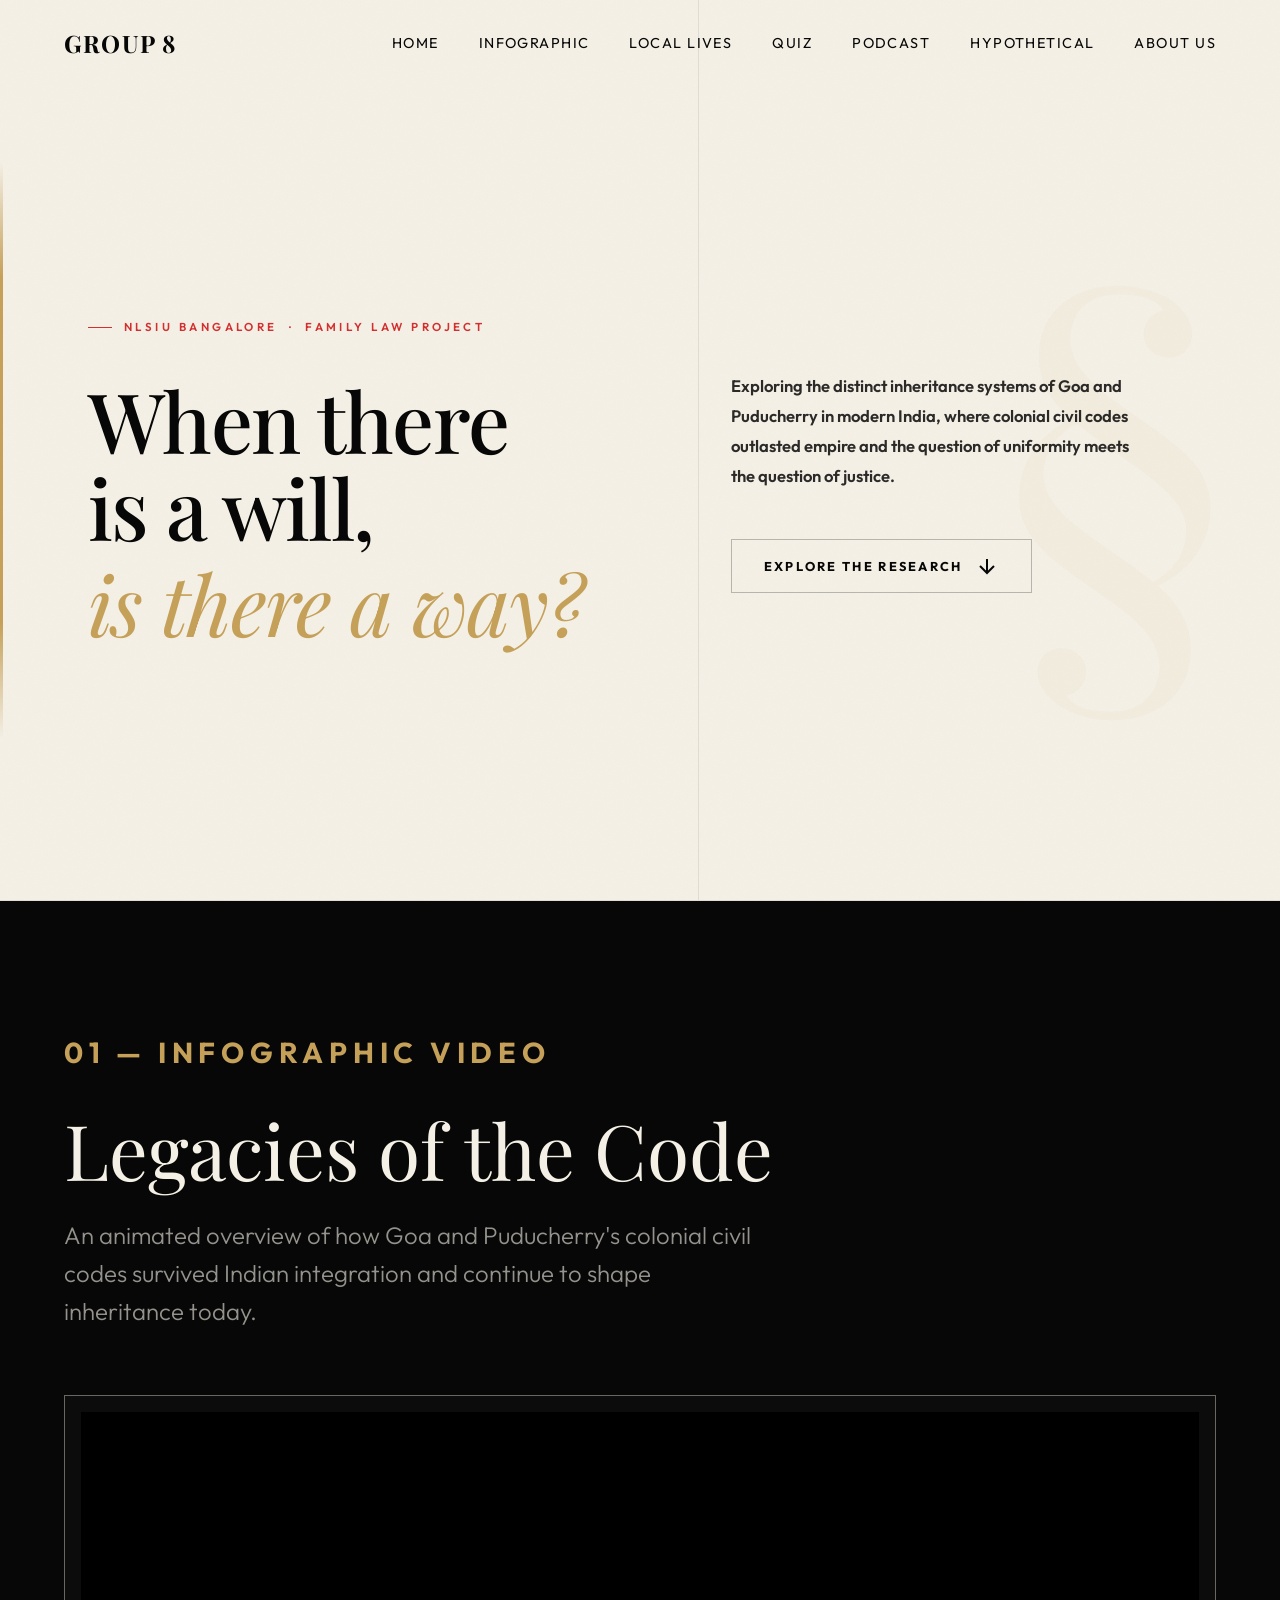
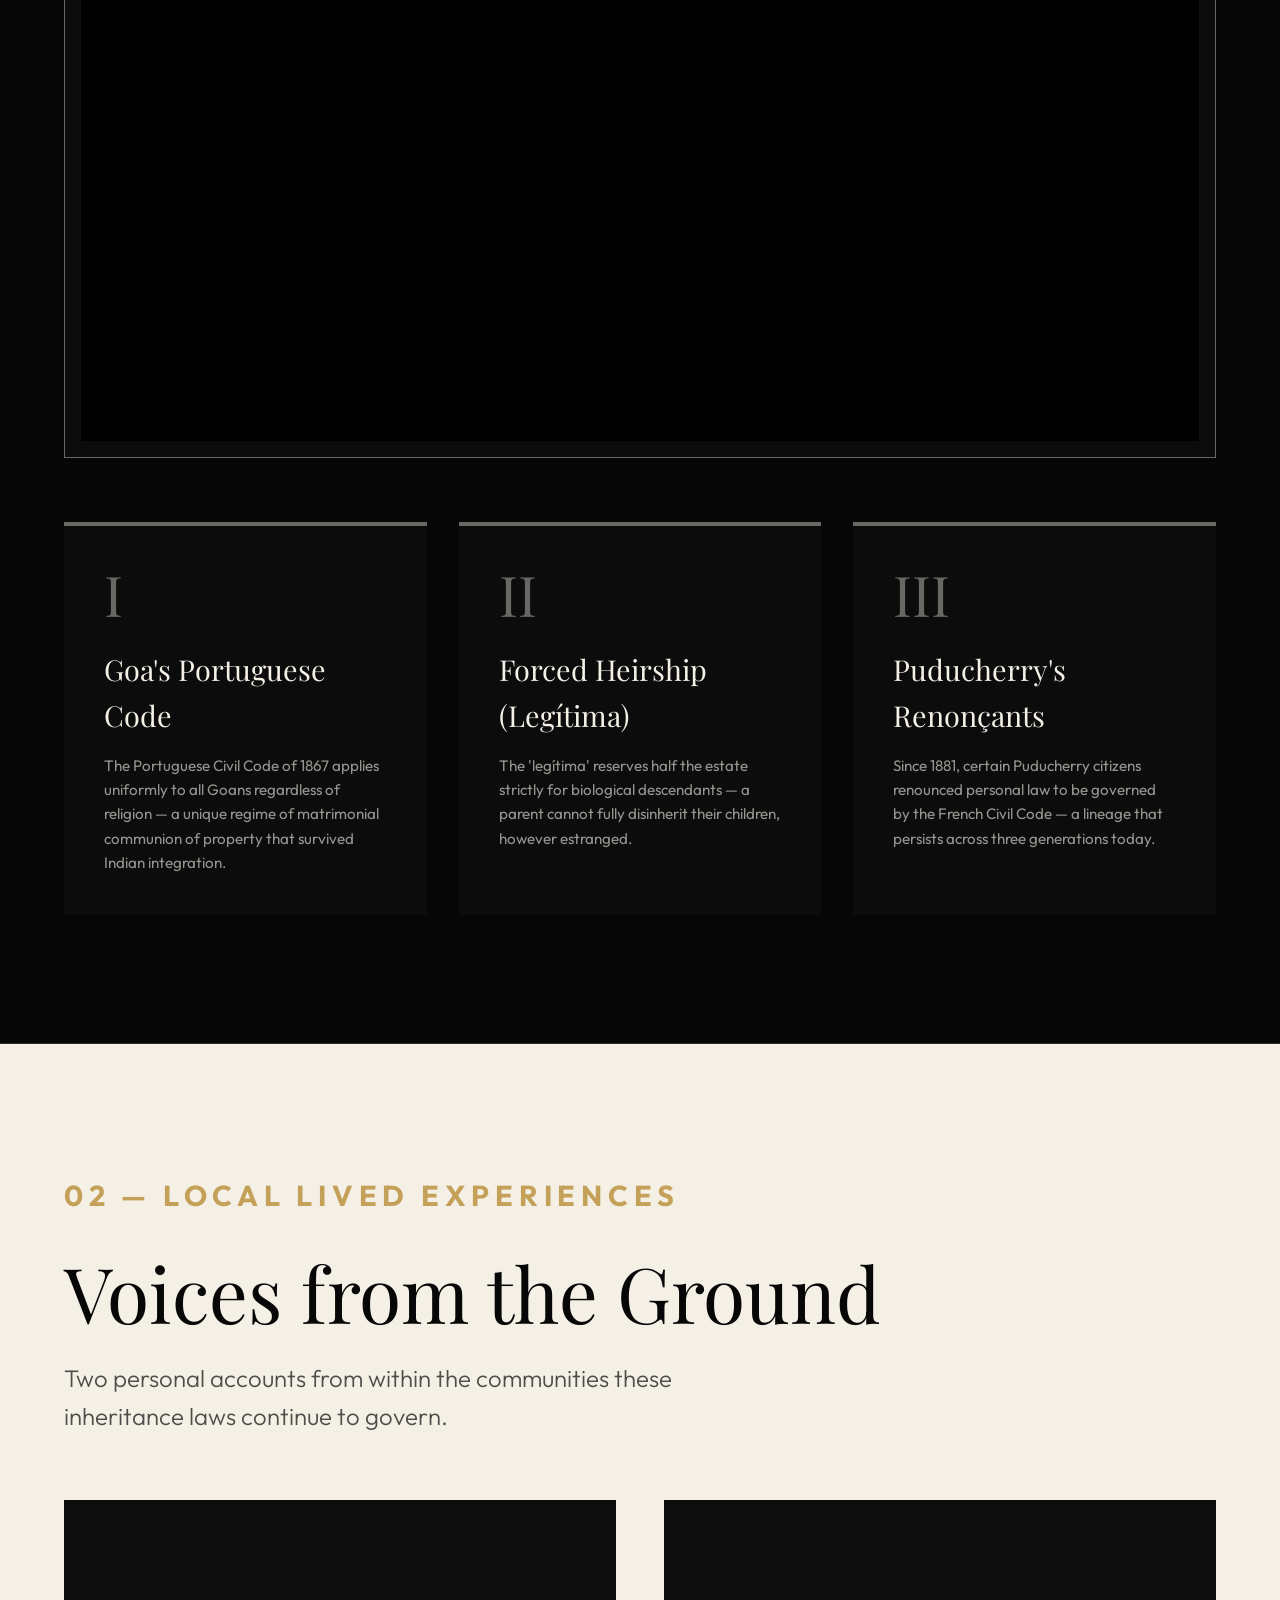
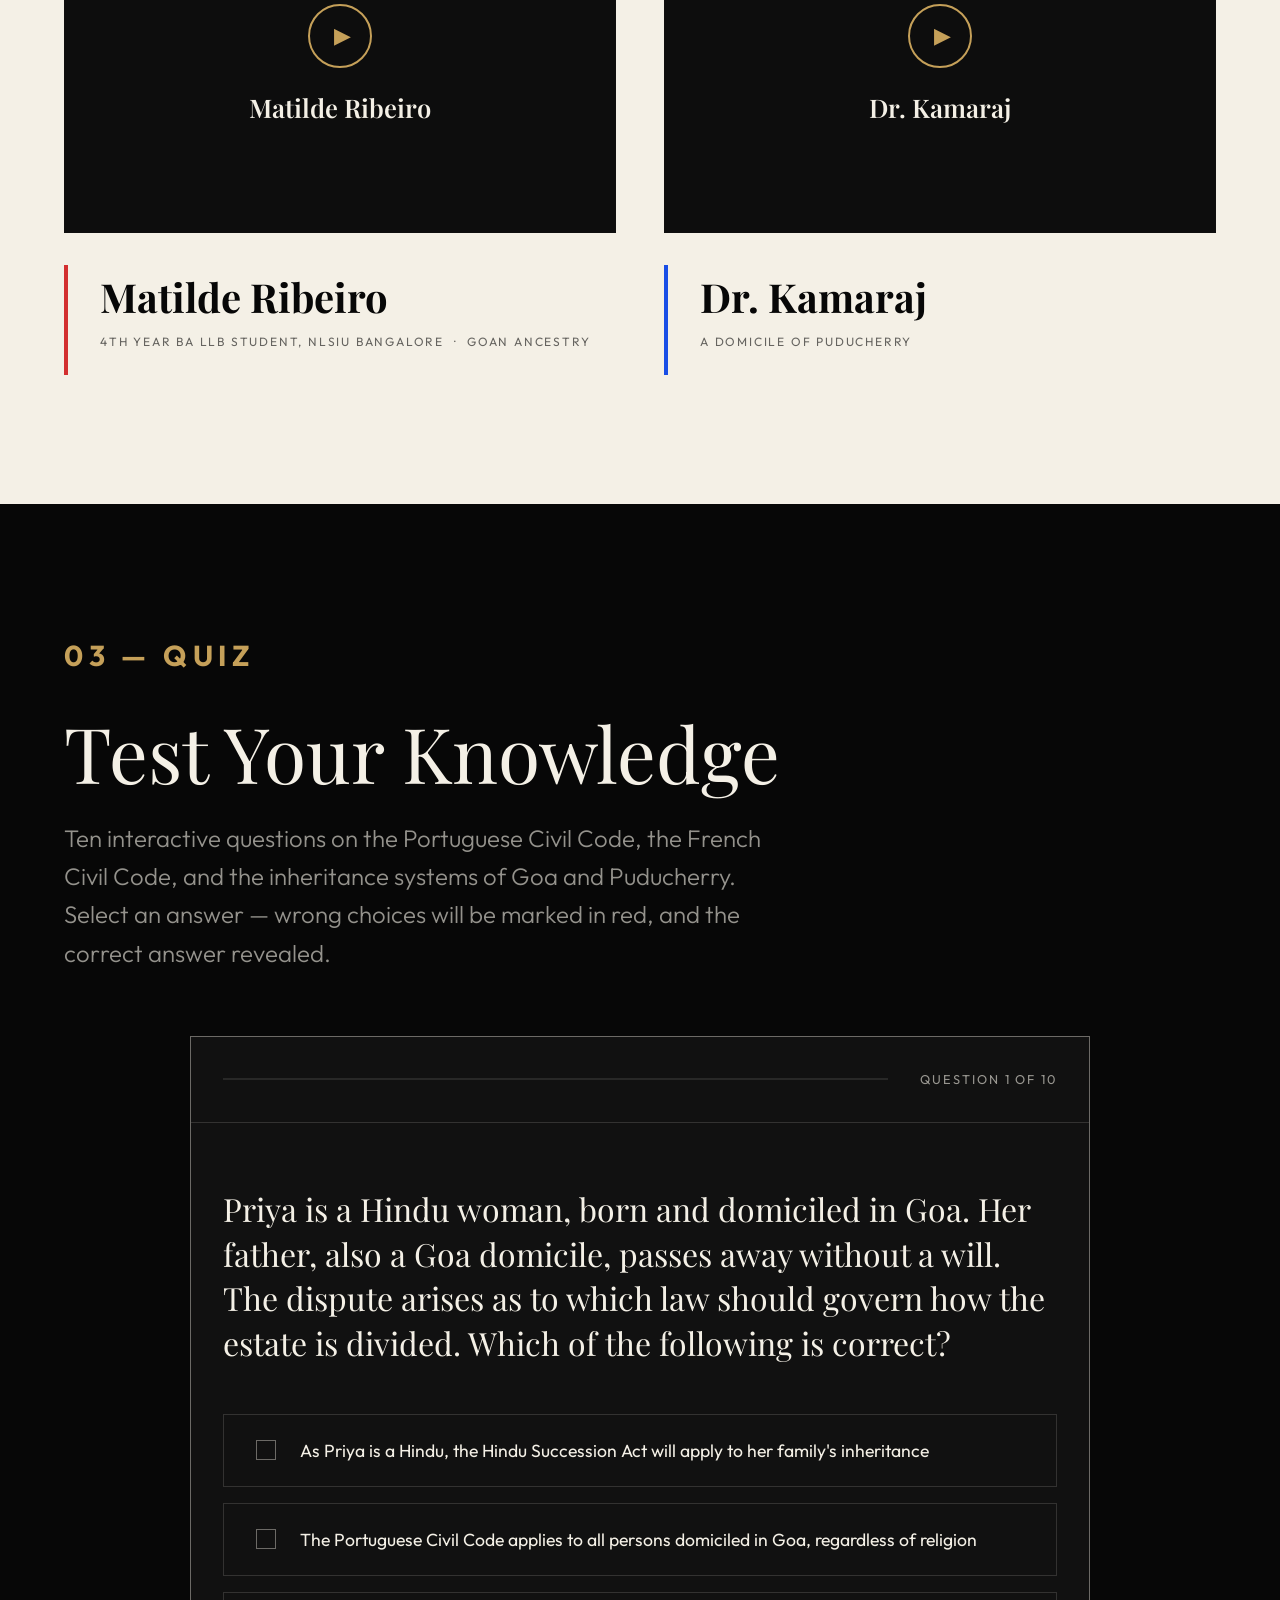
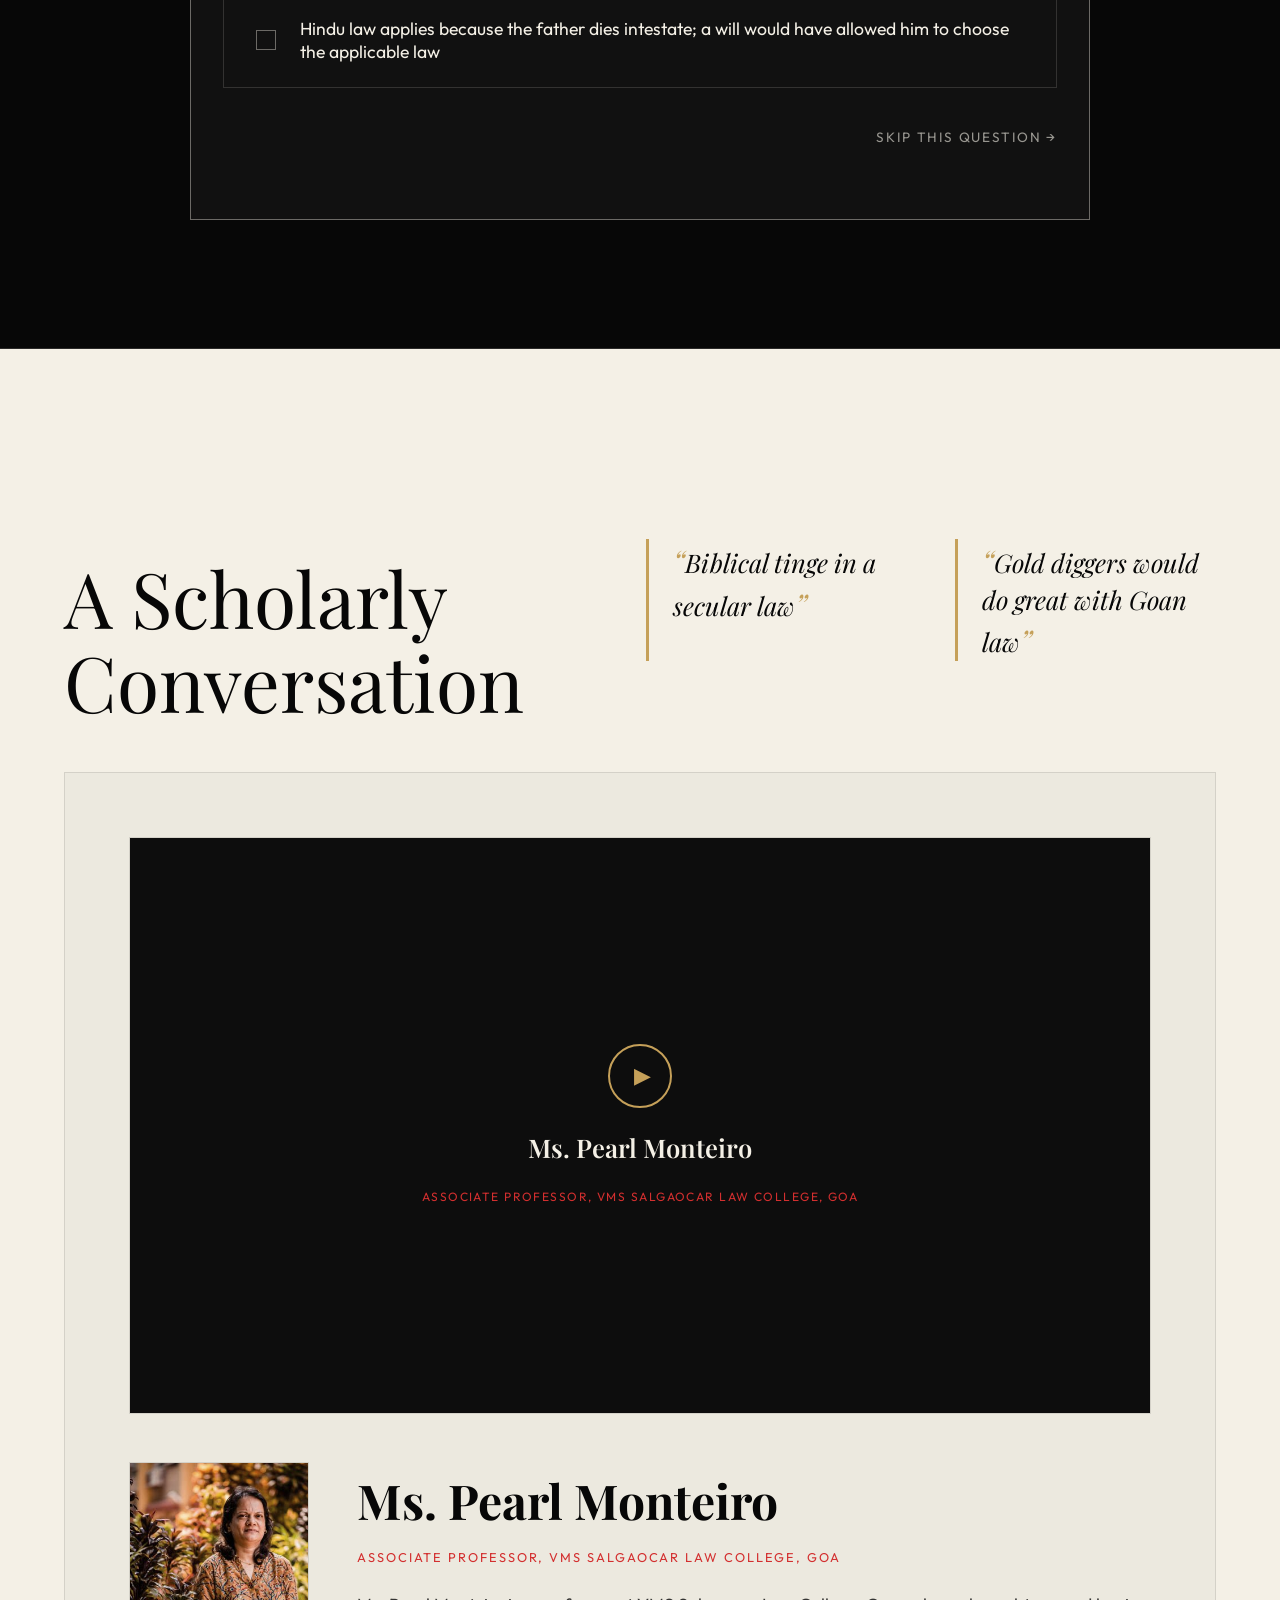
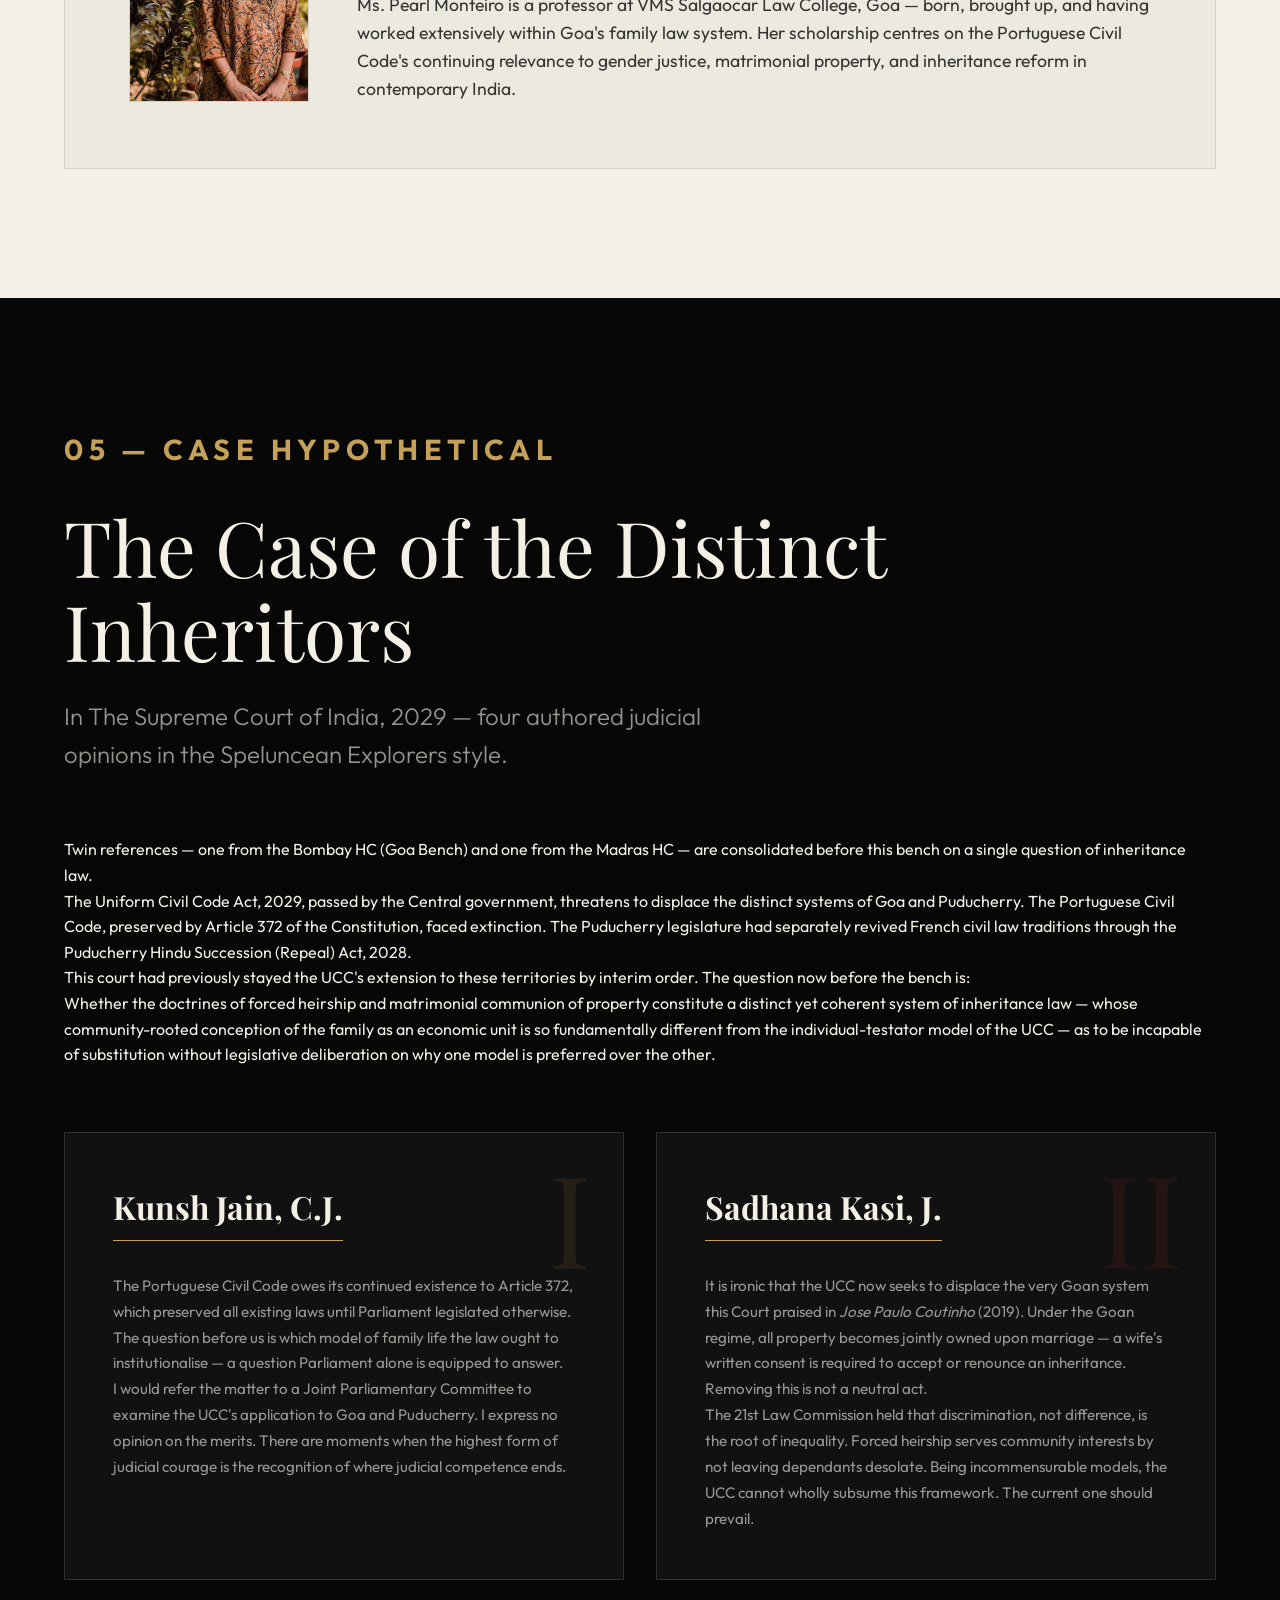
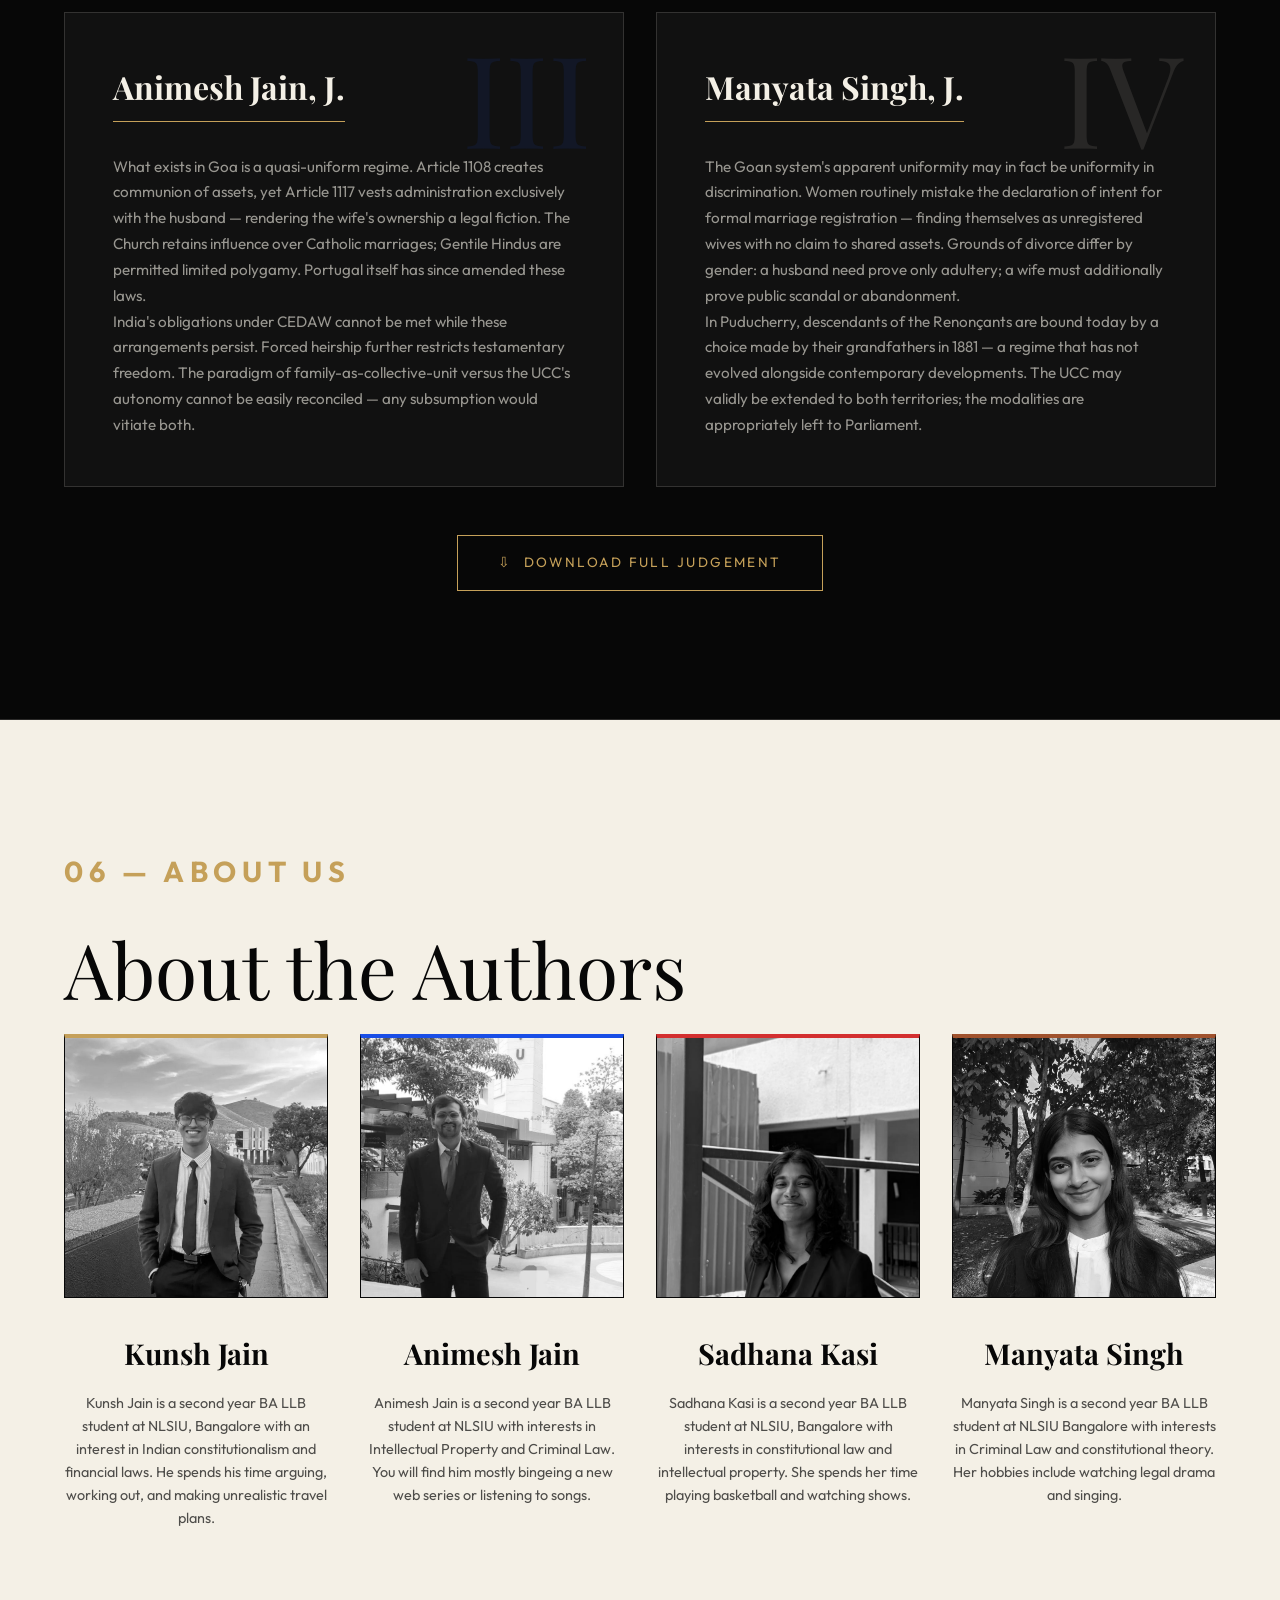
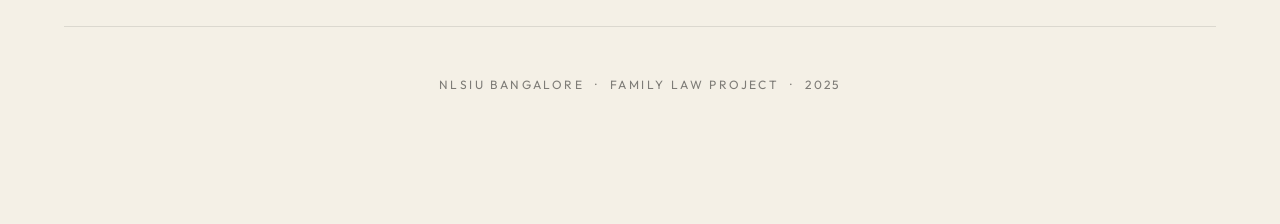
<file: index.html>
<!DOCTYPE html>
<html lang="en">
<head>
  <meta charset="UTF-8" />
  <meta name="viewport" content="width=device-width, initial-scale=1.0" />
  <meta name="description" content="Exploring the distinct inheritance systems of Goa and Puducherry in modern India — NLSIU Bangalore Family Law Project 2025." />
  <title>When There Is a Will, Is There a Way? — NLSIU Bangalore</title>
  <link rel="stylesheet" href="css/base.css" />
  <link rel="stylesheet" href="css/hero.css" />
  <link rel="stylesheet" href="css/sections.css" />
  <link rel="stylesheet" href="css/quiz.css" />
</head>
<body>

  <!-- STICKY NAVIGATION -->
  <nav class="site-nav" aria-label="Main navigation">
    <a href="#home" class="nav-brand">Group 8</a>
    <button class="nav-toggle" aria-label="Toggle navigation" aria-expanded="false">
      <span></span><span></span><span></span>
    </button>
    <ul class="nav-links">
      <li><a href="#home">Home</a></li>
      <li><a href="#video">Infographic</a></li>
      <li><a href="#voices">Local Lives</a></li>
      <li><a href="#quiz">Quiz</a></li>
      <li><a href="#podcast">Podcast</a></li>
      <li><a href="#case">Hypothetical</a></li>
      <li><a href="#about">About Us</a></li>
    </ul>
  </nav>

  <!-- SECTION 1 — HERO -->
  <section id="home" class="hero-section" aria-label="Hero">
    <!-- Large decorative legal section mark -->
    <div class="hero-deco-symbol" aria-hidden="true">§</div>

    <div class="hero-inner">
      <!-- Left accent bar -->
      <div class="hero-accent-bar" aria-hidden="true"></div>

      <div class="hero-content">
        <p class="hero-eyebrow reveal" style="--reveal-delay:0ms">NLSIU Bangalore &nbsp;·&nbsp; Family Law Project</p>
        
        <h1 class="hero-headline">
          <span class="reveal" style="--reveal-delay:200ms">When there</span>
          <span class="reveal" style="--reveal-delay:300ms">is a will,</span>
          <span class="reveal title-italic" style="--reveal-delay:500ms">is there a way?</span>
        </h1>
      </div>

      <!-- Bottom split row: subtitle left, CTA right -->
      <div class="hero-bottom-row">
        <p class="hero-subheading reveal" style="--reveal-delay:600ms">
          Exploring the distinct inheritance systems of Goa and Puducherry in modern India, where colonial civil codes outlasted empire and the question of uniformity meets the question of justice.
        </p>
        
        <div class="hero-actions reveal" style="--reveal-delay:800ms">
          <a href="#video" class="hero-cta">
            <span>Explore the Research</span>
            <svg width="24" height="24" viewBox="0 0 24 24" fill="none" stroke="currentColor" stroke-width="2">
              <path d="M12 5v14M19 12l-7 7-7-7"/>
            </svg>
          </a>
        </div>
      </div>
    </div>

    <div class="hero-scroll-indicator reveal" style="--reveal-delay:1000ms">
      <div class="scroll-line"></div>
    </div>
  </section>

  <!-- SECTION 2 — INFOGRAPHIC VIDEO -->
  <section id="video" class="site-section" aria-label="Infographic Video">
    <div class="container">
      <span class="section-label reveal">01 — Infographic Video</span>
      <h2 class="section-title reveal" style="--reveal-delay:100ms">Legacies of the Code</h2>
      <p class="section-subtitle reveal" style="--reveal-delay:200ms">
        An animated overview of how Goa and Puducherry's colonial civil codes survived Indian integration and continue to shape inheritance today.
      </p>

      <div class="video-container reveal" style="--reveal-delay:300ms">
        <div class="video-frame">
          <iframe
            src="https://drive.google.com/file/d/1NBkZQsoUrHMgljwzfldv5fn_OUs67-qq/preview"
            allow="autoplay"
            allowfullscreen
            aria-label="Infographic video on Goa and Puducherry inheritance systems"
          ></iframe>
        </div>
      </div>

      <div class="takeaways-grid">
        <div class="takeaway-card goa-accent reveal" style="--reveal-delay:100ms">
          <div class="takeaway-num">I</div>
          <h3 class="takeaway-title">Goa's Portuguese Code</h3>
          <p class="takeaway-text">The Portuguese Civil Code of 1867 applies uniformly to all Goans regardless of religion — a unique regime of matrimonial communion of property that survived Indian integration.</p>
        </div>
        <div class="takeaway-card gold-accent reveal" style="--reveal-delay:200ms">
          <div class="takeaway-num">II</div>
          <h3 class="takeaway-title">Forced Heirship (Legítima)</h3>
          <p class="takeaway-text">The 'legítima' reserves half the estate strictly for biological descendants — a parent cannot fully disinherit their children, however estranged.</p>
        </div>
        <div class="takeaway-card french-accent reveal" style="--reveal-delay:300ms">
          <div class="takeaway-num">III</div>
          <h3 class="takeaway-title">Puducherry's Renonçants</h3>
          <p class="takeaway-text">Since 1881, certain Puducherry citizens renounced personal law to be governed by the French Civil Code — a lineage that persists across three generations today.</p>
        </div>
      </div>
    </div>
  </section>

  <!-- SECTION 3 — LOCAL LIVED EXPERIENCES -->
  <section id="voices" class="site-section inverted-section" aria-label="Local Lived Experiences">
    <div class="container">
      <span class="section-label reveal">02 — Local Lived Experiences</span>
      <h2 class="section-title reveal" style="--reveal-delay:100ms">Voices from the Ground</h2>
      <p class="section-subtitle reveal" style="--reveal-delay:200ms">
        Two personal accounts from within the communities these inheritance laws continue to govern.
      </p>

      <div class="voices-grid">
        <!-- Person 1 -->
        <div class="voice-card reveal" style="--reveal-delay:100ms">
          <div class="voice-video">
            <div class="video-cover-overlay" data-src="https://drive.google.com/file/d/1nNHtwb8rXsVKI6X4BV_gDe6FKw-AkteB/preview">
              <div class="cover-play-btn" aria-hidden="true">&#9654;</div>
              <span class="cover-label">Matilde Ribeiro</span>
            </div>
            <iframe
              src=""
              data-src="https://drive.google.com/file/d/1nNHtwb8rXsVKI6X4BV_gDe6FKw-AkteB/preview"
              allow="autoplay"
              allowfullscreen
              aria-label="Interview with Matilde Ribeiro"
            ></iframe>
          </div>
          <div class="voice-meta goa-border">
            <h3 class="voice-name">Matilde Ribeiro</h3>
            <span class="voice-desc">4th Year BA LLB Student, NLSIU Bangalore &nbsp;·&nbsp; Goan Ancestry</span>
          </div>
        </div>

        <!-- Person 2 -->
        <div class="voice-card reveal" style="--reveal-delay:300ms">
          <div class="voice-video">
            <div class="video-cover-overlay" data-src="https://drive.google.com/file/d/1n8nGZbnnoru-ILlFsI5bNozF1FwTPeM0/preview">
              <div class="cover-play-btn" aria-hidden="true">&#9654;</div>
              <span class="cover-label">Dr. Kamaraj</span>
            </div>
            <iframe
              src=""
              data-src="https://drive.google.com/file/d/1n8nGZbnnoru-ILlFsI5bNozF1FwTPeM0/preview"
              allow="autoplay"
              allowfullscreen
              aria-label="Interview with Dr. Kamaraj"
            ></iframe>
          </div>
          <div class="voice-meta french-border">
            <h3 class="voice-name">Dr. Kamaraj</h3>
            <span class="voice-desc">A Domicile of Puducherry</span>
          </div>
        </div>
      </div>
    </div>
  </section>

  <!-- SECTION 4 — INTERACTIVE QUIZ -->
  <section id="quiz" class="site-section" aria-label="Interactive Quiz">
    <div class="container">
      <span class="section-label reveal">03 — Quiz</span>
      <h2 class="section-title reveal" style="--reveal-delay:100ms">Test Your Knowledge</h2>
      <p class="section-subtitle reveal" style="--reveal-delay:200ms">
        Ten interactive questions on the Portuguese Civil Code, the French Civil Code, and the inheritance systems of Goa and Puducherry. Select an answer — wrong choices will be marked in red, and the correct answer revealed.
      </p>

      <div class="quiz-app reveal" id="quiz-app" style="--reveal-delay:300ms">
        <div class="quiz-header">
          <div class="quiz-progress-wrapper">
            <div class="quiz-progress-bar" id="quiz-progress-bar"></div>
          </div>
          <span class="quiz-progress-text" id="quiz-progress-text">Question 1 of 10</span>
        </div>

        <div class="quiz-body" id="quiz-screen">
          <h3 class="quiz-question" id="quiz-question"></h3>
          <div class="quiz-options" id="quiz-options"></div>
          <div class="quiz-skip-row" id="quiz-skip-row">
            <button class="quiz-skip-btn" id="quiz-skip-btn">Skip this question &rarr;</button>
          </div>
        </div>

        <div class="quiz-fact-card" id="quiz-fact-card">
          <span class="fact-label">💡 Did You Know?</span>
          <p class="fact-text" id="quiz-fact-text"></p>
        </div>

        <div class="quiz-footer">
          <button class="quiz-btn" id="quiz-next-btn">Next Question</button>
        </div>

        <div class="quiz-results" id="quiz-results-screen">
          <div class="results-score" id="results-score"></div>
          <h3 class="results-title" id="results-title"></h3>
          <button class="quiz-btn" id="quiz-retake-btn">Retake Quiz</button>
        </div>
      </div>
    </div>
  </section>

  <!-- SECTION 5 — SCHOLARLY PODCAST -->
  <section id="podcast" class="site-section inverted-section" aria-label="Scholarly Podcast">
    <div class="container">
      <div class="podcast-header-row">
        <div class="podcast-header-left">
          <span class="section-label reveal">04 — Scholarly Podcast</span>
          <h2 class="section-title reveal" style="--reveal-delay:100ms">A Scholarly Conversation</h2>
        </div>

        <!-- Pull quotes from the interview -->
        <div class="podcast-quotes reveal" style="--reveal-delay:150ms">
          <blockquote class="podcast-pull-quote">
            <span class="pull-quote-mark">&ldquo;</span>Biblical tinge in a secular law<span class="pull-quote-mark">&rdquo;</span>
          </blockquote>
          <blockquote class="podcast-pull-quote">
            <span class="pull-quote-mark">&ldquo;</span>Gold diggers would do great with Goan law<span class="pull-quote-mark">&rdquo;</span>
          </blockquote>
        </div>
      </div>

      <div class="podcast-module reveal" style="--reveal-delay:200ms">
        <!-- Full-width video player -->
        <div class="guest-video-full">
          <div class="video-cover-overlay podcast-cover" data-src="https://drive.google.com/file/d/12IeUbsWIrZT5Na4-tnGGHeMhT4tl_5t8/preview">
            <div class="cover-play-btn" aria-hidden="true">&#9654;</div>
            <span class="cover-label">Ms. Pearl Monteiro</span>
            <span class="cover-sublabel">Associate Professor, VMS Salgaocar Law College, Goa</span>
          </div>
          <iframe
            src=""
            data-src="https://drive.google.com/file/d/12IeUbsWIrZT5Na4-tnGGHeMhT4tl_5t8/preview"
            allow="autoplay"
            allowfullscreen
            aria-label="Video interview with Ms. Pearl Monteiro"
          ></iframe>
        </div>
        <!-- Bio with photo beside the text -->
        <div class="guest-bio-row">
          <div class="guest-photo">
            <img src="assets/pearl.jpg" alt="Ms. Pearl Monteiro" />
          </div>
          <div class="guest-details">
            <h3 class="guest-name">Ms. Pearl Monteiro</h3>
            <span class="guest-title">Associate Professor, VMS Salgaocar Law College, Goa</span>
            <p class="guest-bio">
              Ms. Pearl Monteiro is a professor at VMS Salgaocar Law College, Goa — born, brought up, and having worked extensively within Goa's family law system. Her scholarship centres on the Portuguese Civil Code's continuing relevance to gender justice, matrimonial property, and inheritance reform in contemporary India.
            </p>
          </div>
        </div>
      </div>
    </div>
  </section>

  <!-- SECTION 6 — CASE HYPOTHETICAL -->
  <section id="case" class="site-section" aria-label="Case Hypothetical">
    <div class="container">
      <span class="section-label reveal">05 — Case Hypothetical</span>
      <h2 class="section-title reveal" style="--reveal-delay:100ms">The Case of the Distinct Inheritors</h2>
      <p class="section-subtitle reveal" style="--reveal-delay:200ms">
        In The Supreme Court of India, 2029 — four authored judicial opinions in the Speluncean Explorers style.
      </p>

      <!-- Case Preamble -->
      <div class="case-preamble reveal" style="--reveal-delay:300ms">
        <p>Twin references — one from the Bombay HC (Goa Bench) and one from the Madras HC — are consolidated before this bench on a single question of inheritance law.</p>
        <p>The Uniform Civil Code Act, 2029, passed by the Central government, threatens to displace the distinct systems of Goa and Puducherry. The Portuguese Civil Code, preserved by Article 372 of the Constitution, faced extinction. The Puducherry legislature had separately revived French civil law traditions through the Puducherry Hindu Succession (Repeal) Act, 2028.</p>
        <p>This court had previously stayed the UCC's extension to these territories by interim order. The question now before the bench is:</p>
        <blockquote class="case-question">
          Whether the doctrines of forced heirship and matrimonial communion of property constitute a distinct yet coherent system of inheritance law — whose community-rooted conception of the family as an economic unit is so fundamentally different from the individual-testator model of the UCC — as to be incapable of substitution without legislative deliberation on why one model is preferred over the other.
        </blockquote>
      </div>

      <div class="opinions-grid">

        <!-- Opinion I — Kunsh Jain, C.J. -->
        <div class="opinion-card reveal" style="--reveal-delay:100ms">
          <div class="opinion-header">
            <span class="opinion-num">I</span>
            <h3 class="opinion-author">Kunsh Jain, C.J.</h3>
          </div>
          <p class="opinion-text">The Portuguese Civil Code owes its continued existence to Article 372, which preserved all existing laws until Parliament legislated otherwise. The question before us is which model of family life the law ought to institutionalise — a question Parliament alone is equipped to answer.</p>
          <p class="opinion-text">I would refer the matter to a Joint Parliamentary Committee to examine the UCC's application to Goa and Puducherry. I express no opinion on the merits. There are moments when the highest form of judicial courage is the recognition of where judicial competence ends.</p>
        </div>

        <!-- Opinion II — Sadhana Kasi, J. -->
        <div class="opinion-card reveal" style="--reveal-delay:200ms">
          <div class="opinion-header">
            <span class="opinion-num">II</span>
            <h3 class="opinion-author">Sadhana Kasi, J.</h3>
          </div>
          <p class="opinion-text">It is ironic that the UCC now seeks to displace the very Goan system this Court praised in <em>Jose Paulo Coutinho</em> (2019). Under the Goan regime, all property becomes jointly owned upon marriage — a wife's written consent is required to accept or renounce an inheritance. Removing this is not a neutral act.</p>
          <p class="opinion-text">The 21st Law Commission held that discrimination, not difference, is the root of inequality. Forced heirship serves community interests by not leaving dependants desolate. Being incommensurable models, the UCC cannot wholly subsume this framework. The current one should prevail.</p>
        </div>

        <!-- Opinion III — Animesh Jain, J. -->
        <div class="opinion-card reveal" style="--reveal-delay:300ms">
          <div class="opinion-header">
            <span class="opinion-num">III</span>
            <h3 class="opinion-author">Animesh Jain, J.</h3>
          </div>
          <p class="opinion-text">What exists in Goa is a quasi-uniform regime. Article 1108 creates communion of assets, yet Article 1117 vests administration exclusively with the husband — rendering the wife's ownership a legal fiction. The Church retains influence over Catholic marriages; Gentile Hindus are permitted limited polygamy. Portugal itself has since amended these laws.</p>
          <p class="opinion-text">India's obligations under CEDAW cannot be met while these arrangements persist. Forced heirship further restricts testamentary freedom. The paradigm of family-as-collective-unit versus the UCC's autonomy cannot be easily reconciled — any subsumption would vitiate both.</p>
        </div>

        <!-- Opinion IV — Manyata Singh, J. -->
        <div class="opinion-card reveal" style="--reveal-delay:400ms">
          <div class="opinion-header">
            <span class="opinion-num">IV</span>
            <h3 class="opinion-author">Manyata Singh, J.</h3>
          </div>
          <p class="opinion-text">The Goan system's apparent uniformity may in fact be uniformity in discrimination. Women routinely mistake the declaration of intent for formal marriage registration — finding themselves as unregistered wives with no claim to shared assets. Grounds of divorce differ by gender: a husband need prove only adultery; a wife must additionally prove public scandal or abandonment.</p>
          <p class="opinion-text">In Puducherry, descendants of the Renonçants are bound today by a choice made by their grandfathers in 1881 — a regime that has not evolved alongside contemporary developments. The UCC may validly be extended to both territories; the modalities are appropriately left to Parliament.</p>
        </div>
      </div>

      <div class="case-download-row reveal" style="--reveal-delay:500ms">
        <a href="assets/case.docx" download="The Case of the Distinct Inheritors.docx" class="case-download-btn">
          &#8681;&nbsp; Download Full Judgement
        </a>
      </div>
    </div>
  </section>

  <!-- SECTION 7 — ABOUT US -->
  <section id="about" class="site-section inverted-section" aria-label="About the Authors">
    <div class="container">
      <span class="section-label reveal">06 — About Us</span>
      <h2 class="section-title reveal" style="--reveal-delay:100ms">About the Authors</h2>

      <div class="authors-grid">

        <!-- Author 1 — Kunsh Jain: Gold accent -->
        <div class="author-card author-kunsh reveal" style="--reveal-delay:100ms">
          <div class="author-avatar">
            <img src="assets/kunsh.jpg" alt="Kunsh Jain" onerror="this.style.display='none'; this.nextElementSibling.style.display='flex';" />
            <span style="display:none;">KJ</span>
          </div>
          <div class="author-info">
            <h3 class="author-name">Kunsh Jain</h3>
            <p class="author-bio">Kunsh Jain is a second year BA LLB student at NLSIU, Bangalore with an interest in Indian constitutionalism and financial laws. He spends his time arguing, working out, and making unrealistic travel plans.</p>
          </div>
        </div>

        <!-- Author 2 — Animesh Jain: French Blue accent -->
        <div class="author-card author-animesh reveal" style="--reveal-delay:200ms">
          <div class="author-avatar">
            <img src="assets/animesh.jpg" alt="Animesh Jain" onerror="this.style.display='none'; this.nextElementSibling.style.display='flex';" />
            <span style="display:none;">AJ</span>
          </div>
          <div class="author-info">
            <h3 class="author-name">Animesh Jain</h3>
            <p class="author-bio">Animesh Jain is a second year BA LLB student at NLSIU with interests in Intellectual Property and Criminal Law. You will find him mostly bingeing a new web series or listening to songs.</p>
          </div>
        </div>

        <!-- Author 3 — Sadhana Kasi: Goa Red accent -->
        <div class="author-card author-sadhana reveal" style="--reveal-delay:300ms">
          <div class="author-avatar">
            <img src="assets/sadhana.jpg" alt="Sadhana Kasi" onerror="this.style.display='none'; this.nextElementSibling.style.display='flex';" />
            <span style="display:none;">SK</span>
          </div>
          <div class="author-info">
            <h3 class="author-name">Sadhana Kasi</h3>
            <p class="author-bio">Sadhana Kasi is a second year BA LLB student at NLSIU, Bangalore with interests in constitutional law and intellectual property. She spends her time playing basketball and watching shows.</p>
          </div>
        </div>

        <!-- Author 4 — Manyata Singh: Warm terracotta accent -->
        <div class="author-card author-manyata reveal" style="--reveal-delay:400ms">
          <div class="author-avatar">
            <img src="assets/manyata.jpg" alt="Manyata Singh" onerror="this.style.display='none'; this.nextElementSibling.style.display='flex';" />
            <span style="display:none;">MS</span>
          </div>
          <div class="author-info">
            <h3 class="author-name">Manyata Singh</h3>
            <p class="author-bio">Manyata Singh is a second year BA LLB student at NLSIU Bangalore with interests in Criminal Law and constitutional theory. Her hobbies include watching legal drama and singing.</p>
          </div>
        </div>
      </div>

      <div class="site-footer reveal" style="--reveal-delay:500ms">
        <p>NLSIU Bangalore &nbsp;·&nbsp; Family Law Project &nbsp;·&nbsp; 2025</p>
      </div>
    </div>
  </section>

  <script src="js/nav.js"></script>
  <script src="js/scroll-reveal.js"></script>
  <script src="js/quiz.js"></script>
  <script>
    document.querySelectorAll('.video-cover-overlay').forEach(function(overlay) {
      overlay.addEventListener('click', function() {
        var src = overlay.getAttribute('data-src');
        var iframe = overlay.parentElement.querySelector('iframe');
        if (iframe) iframe.src = src;
        overlay.style.display = 'none';
      });
    });
  </script>
</body>
</html>
</file>
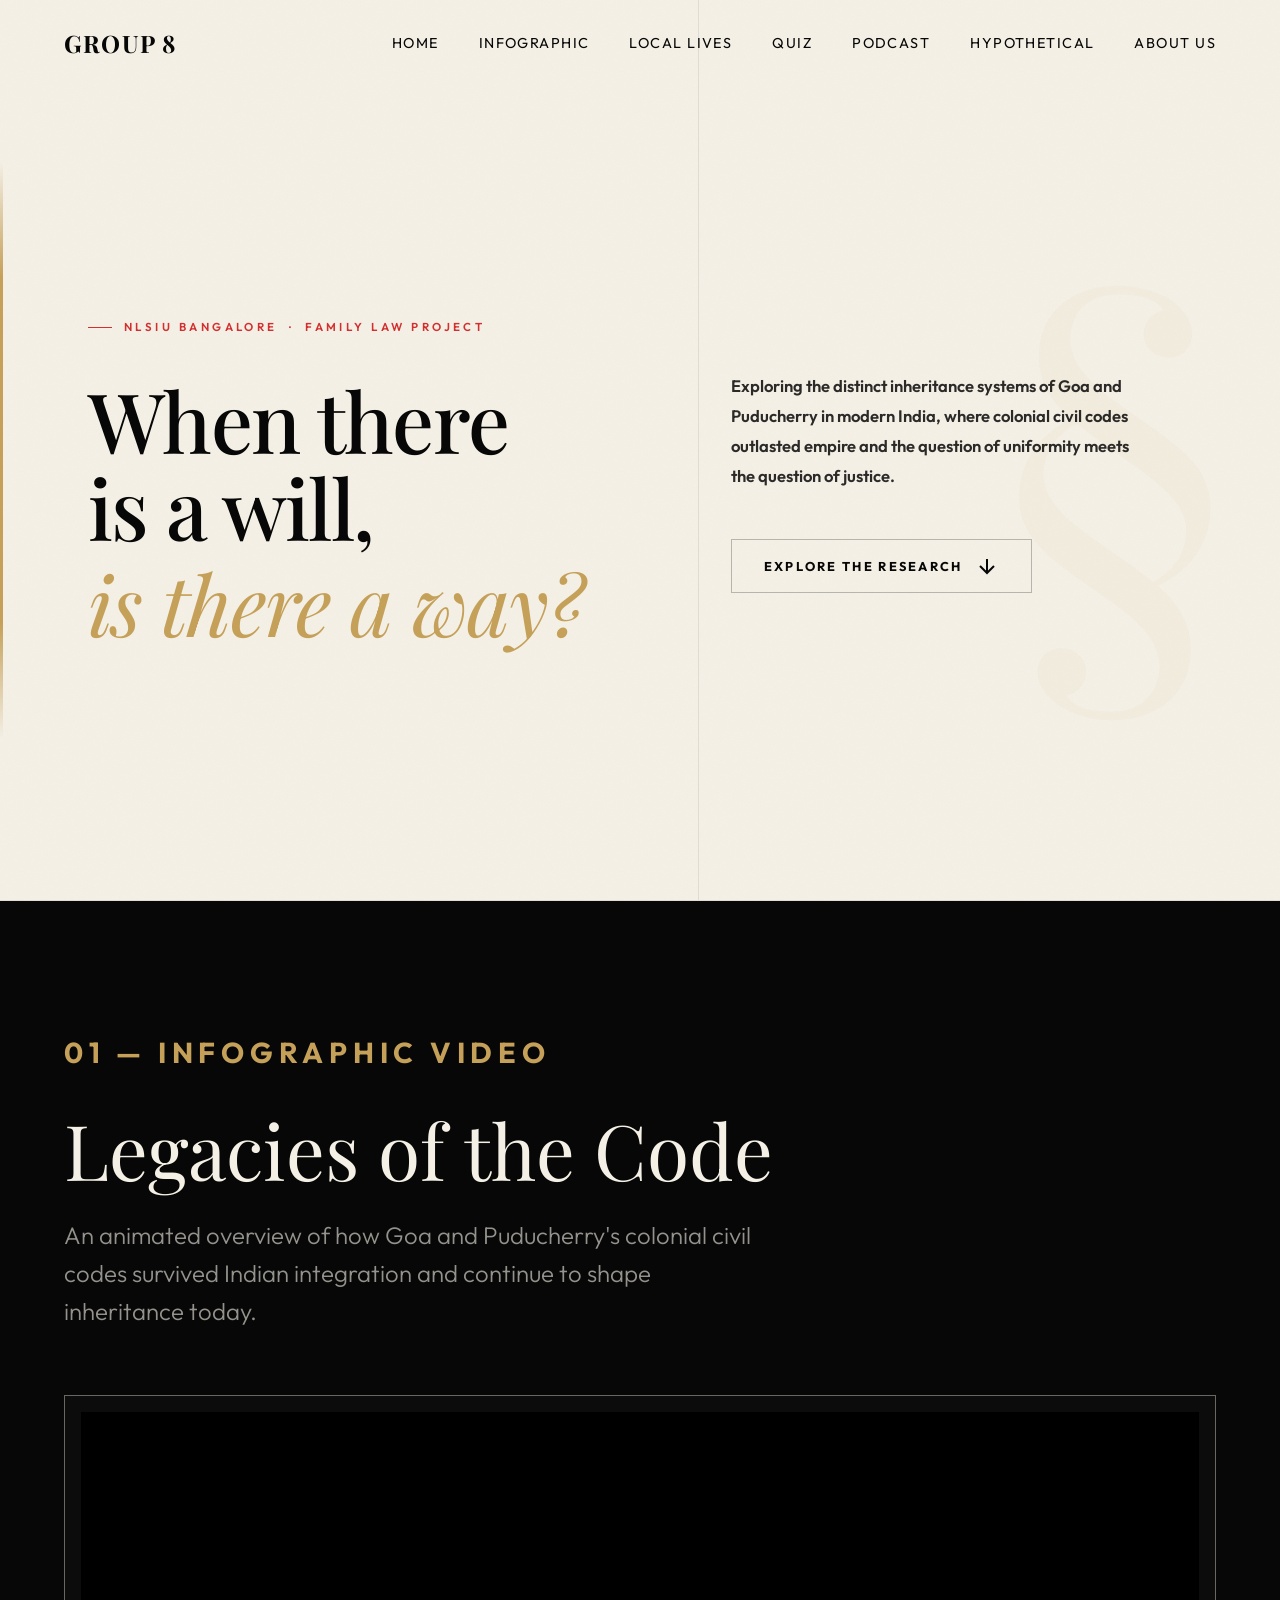
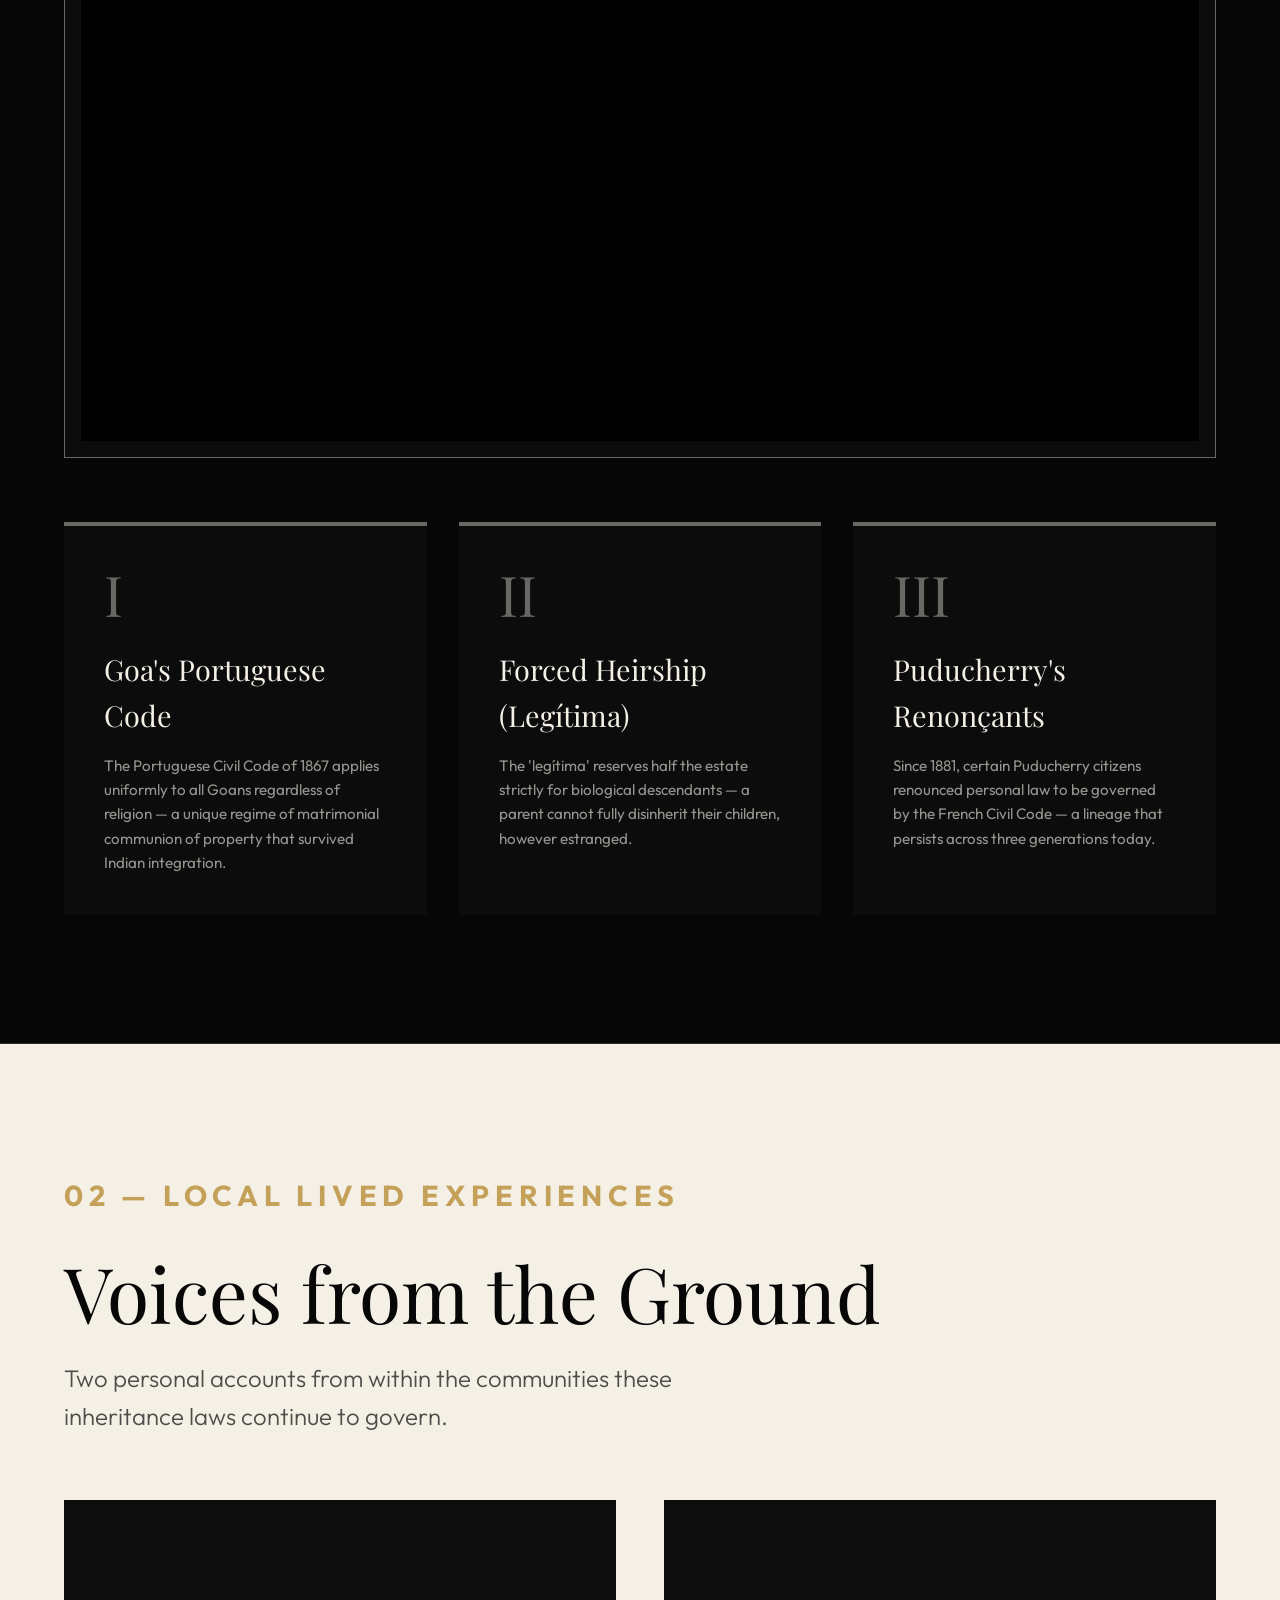
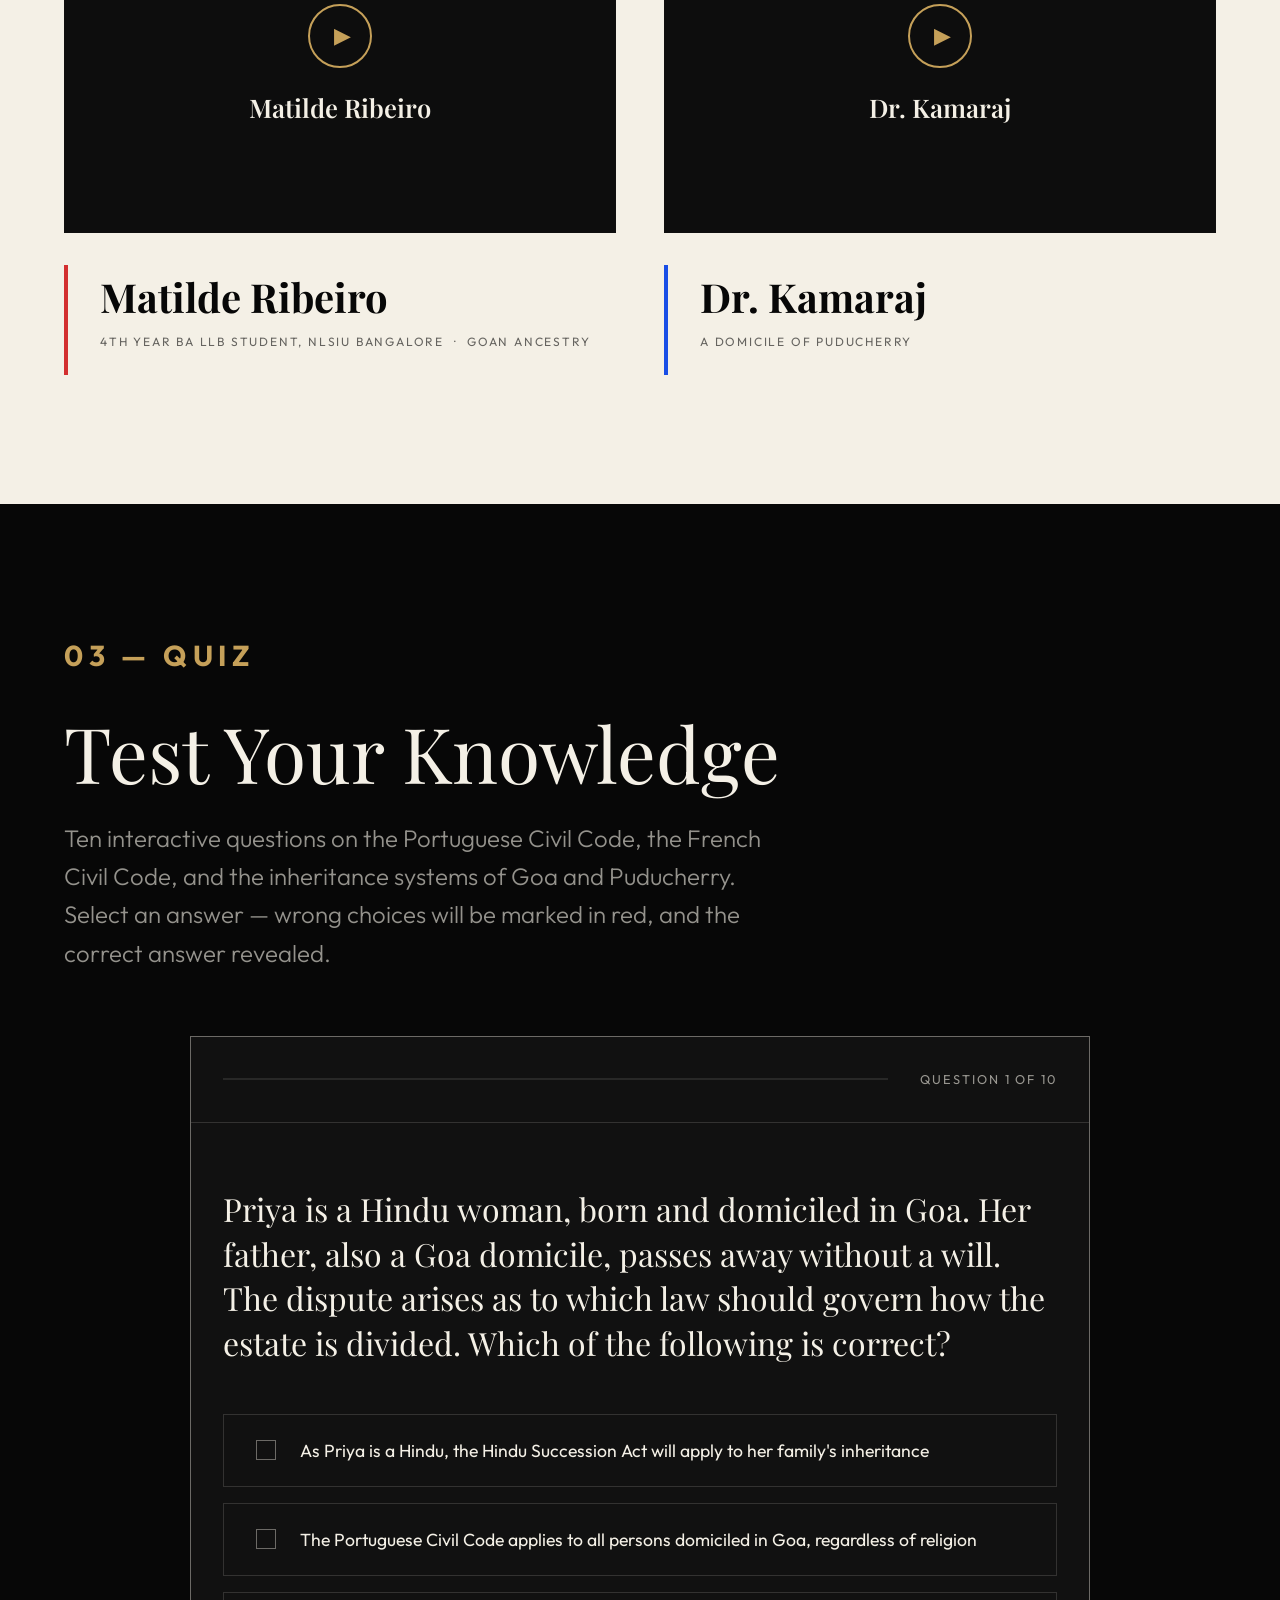
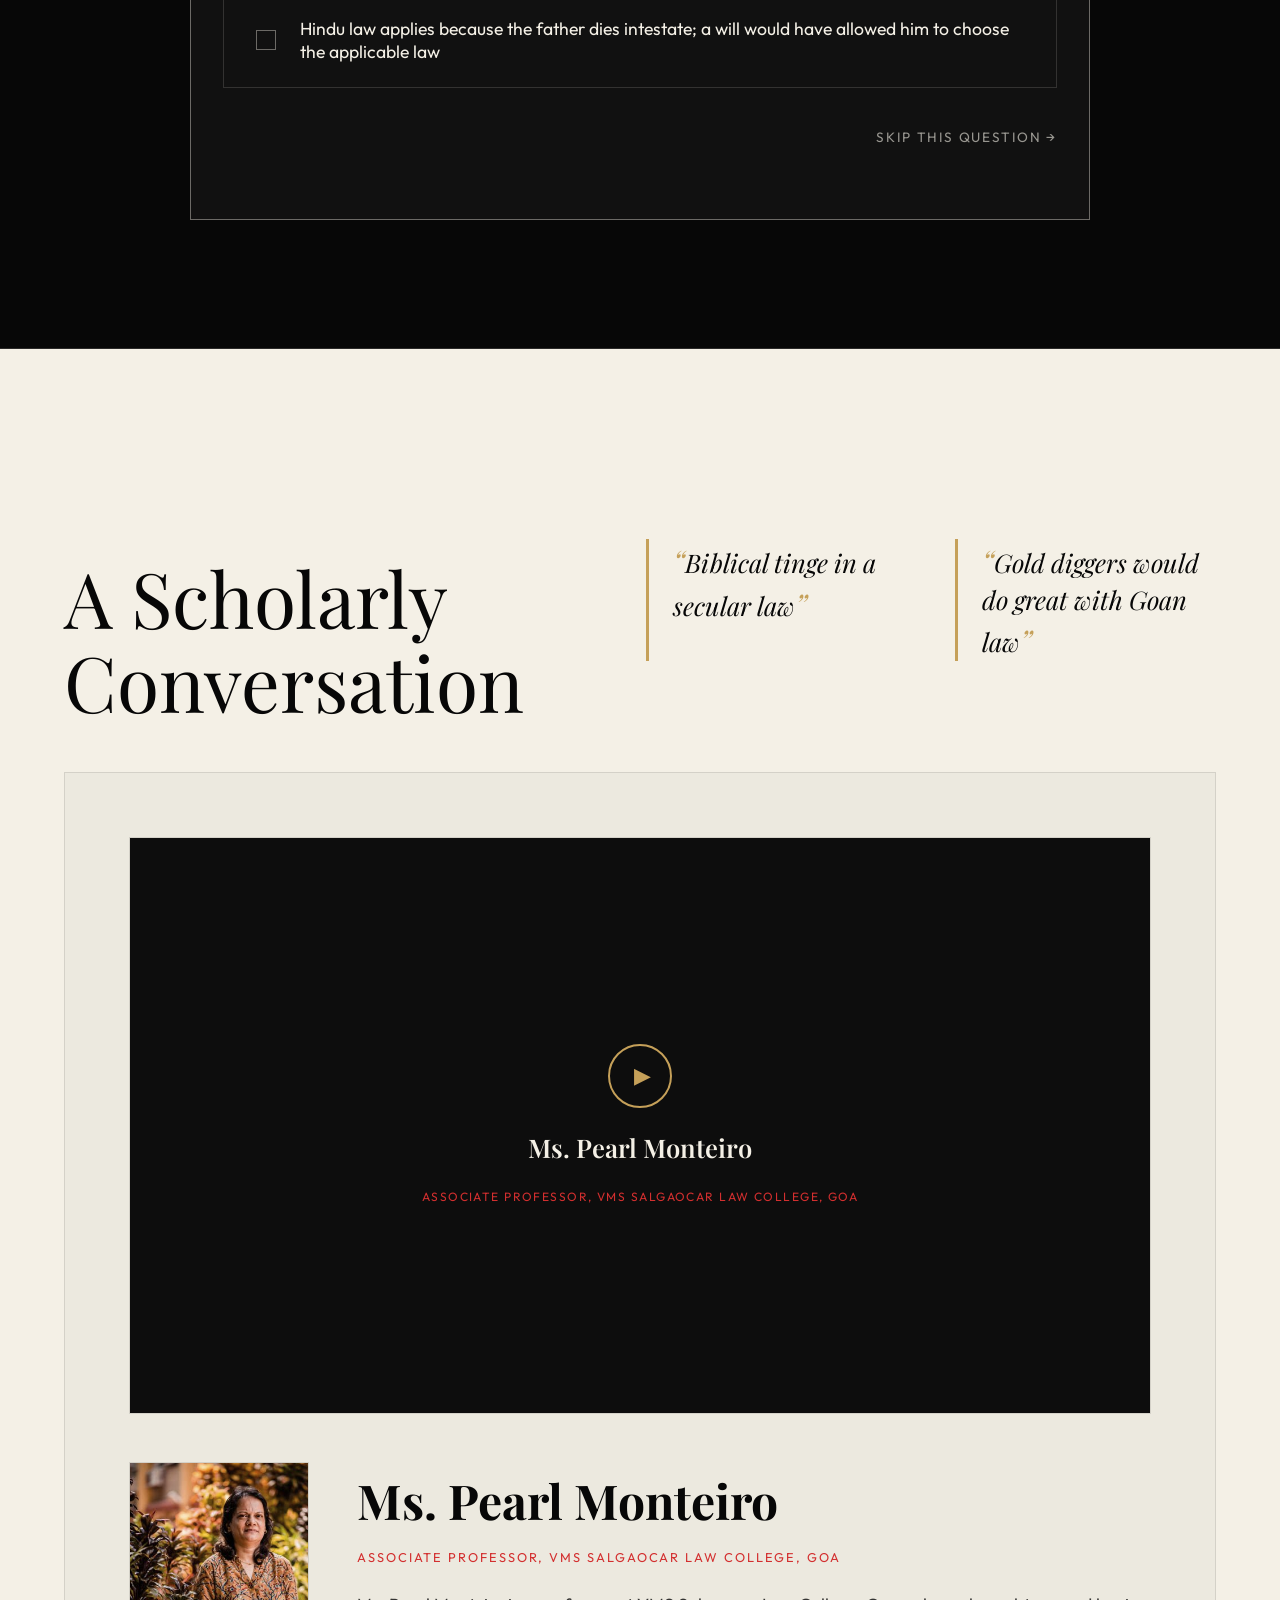
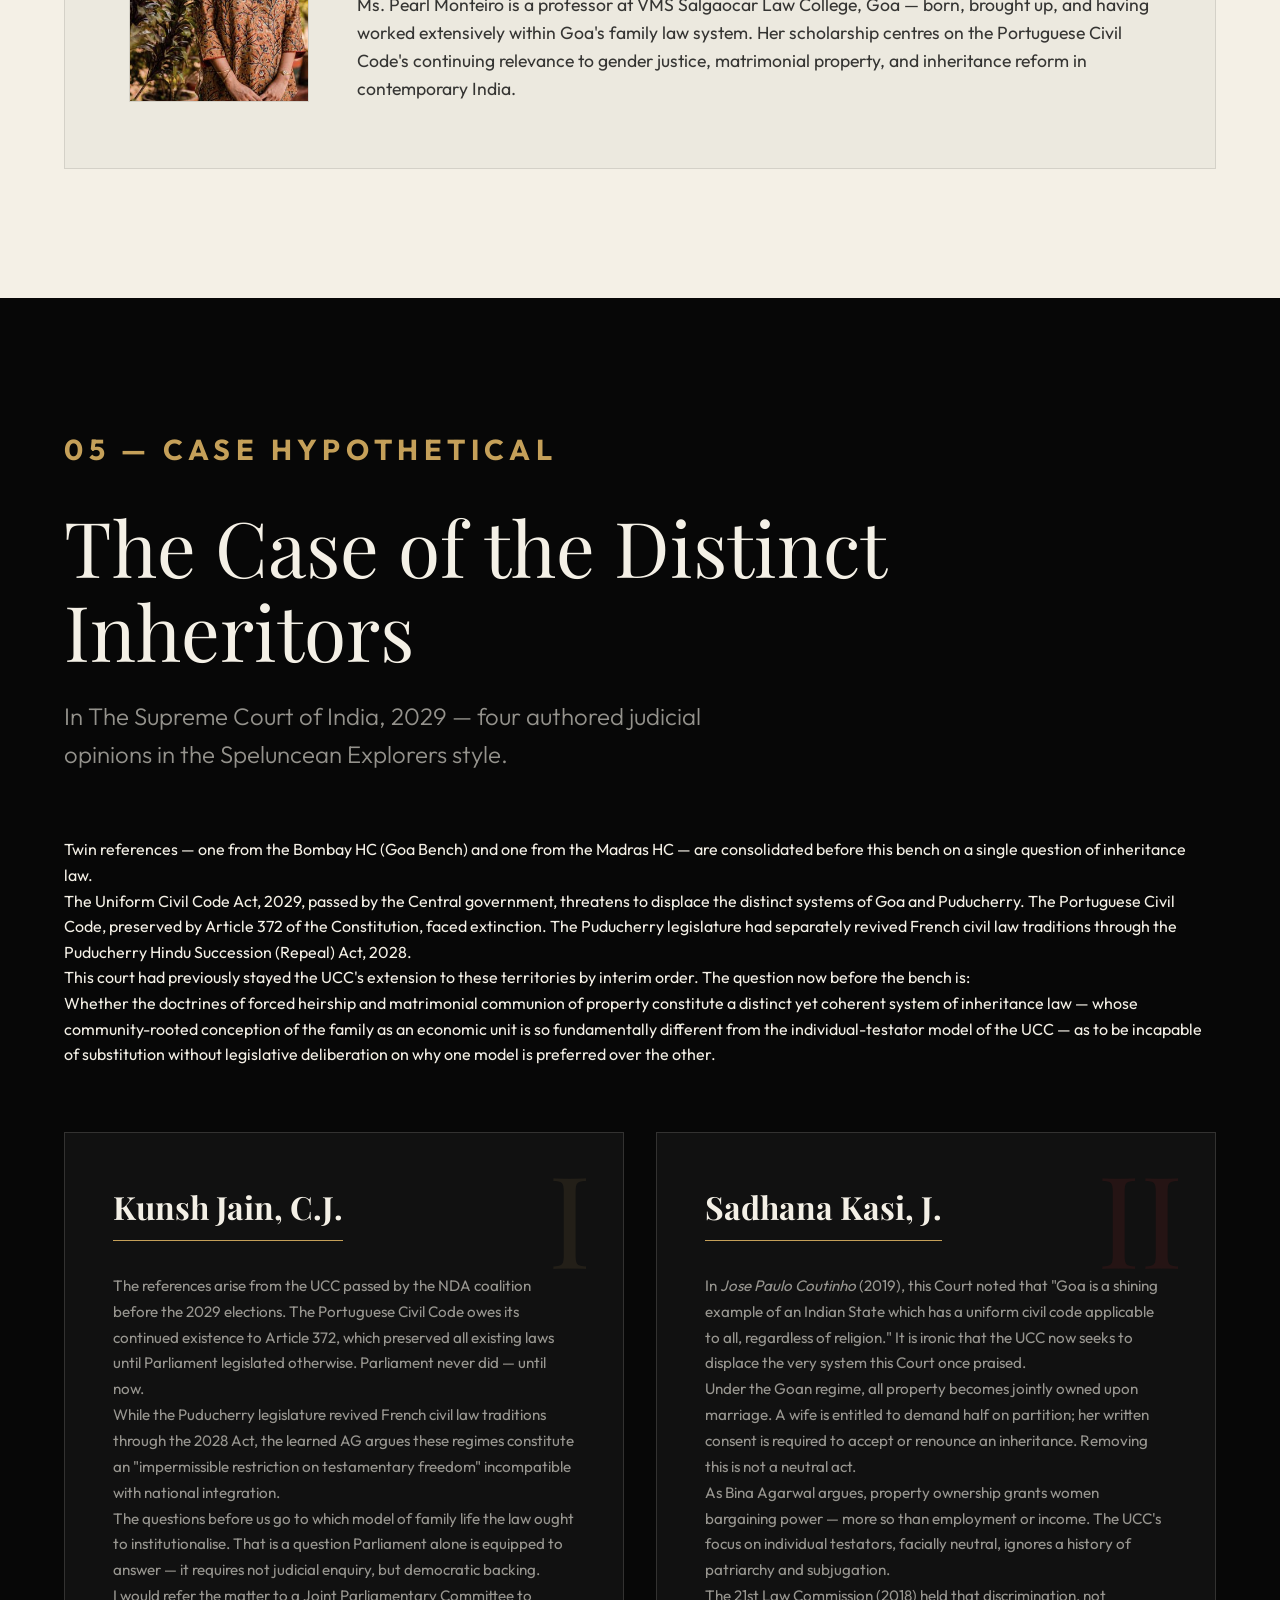
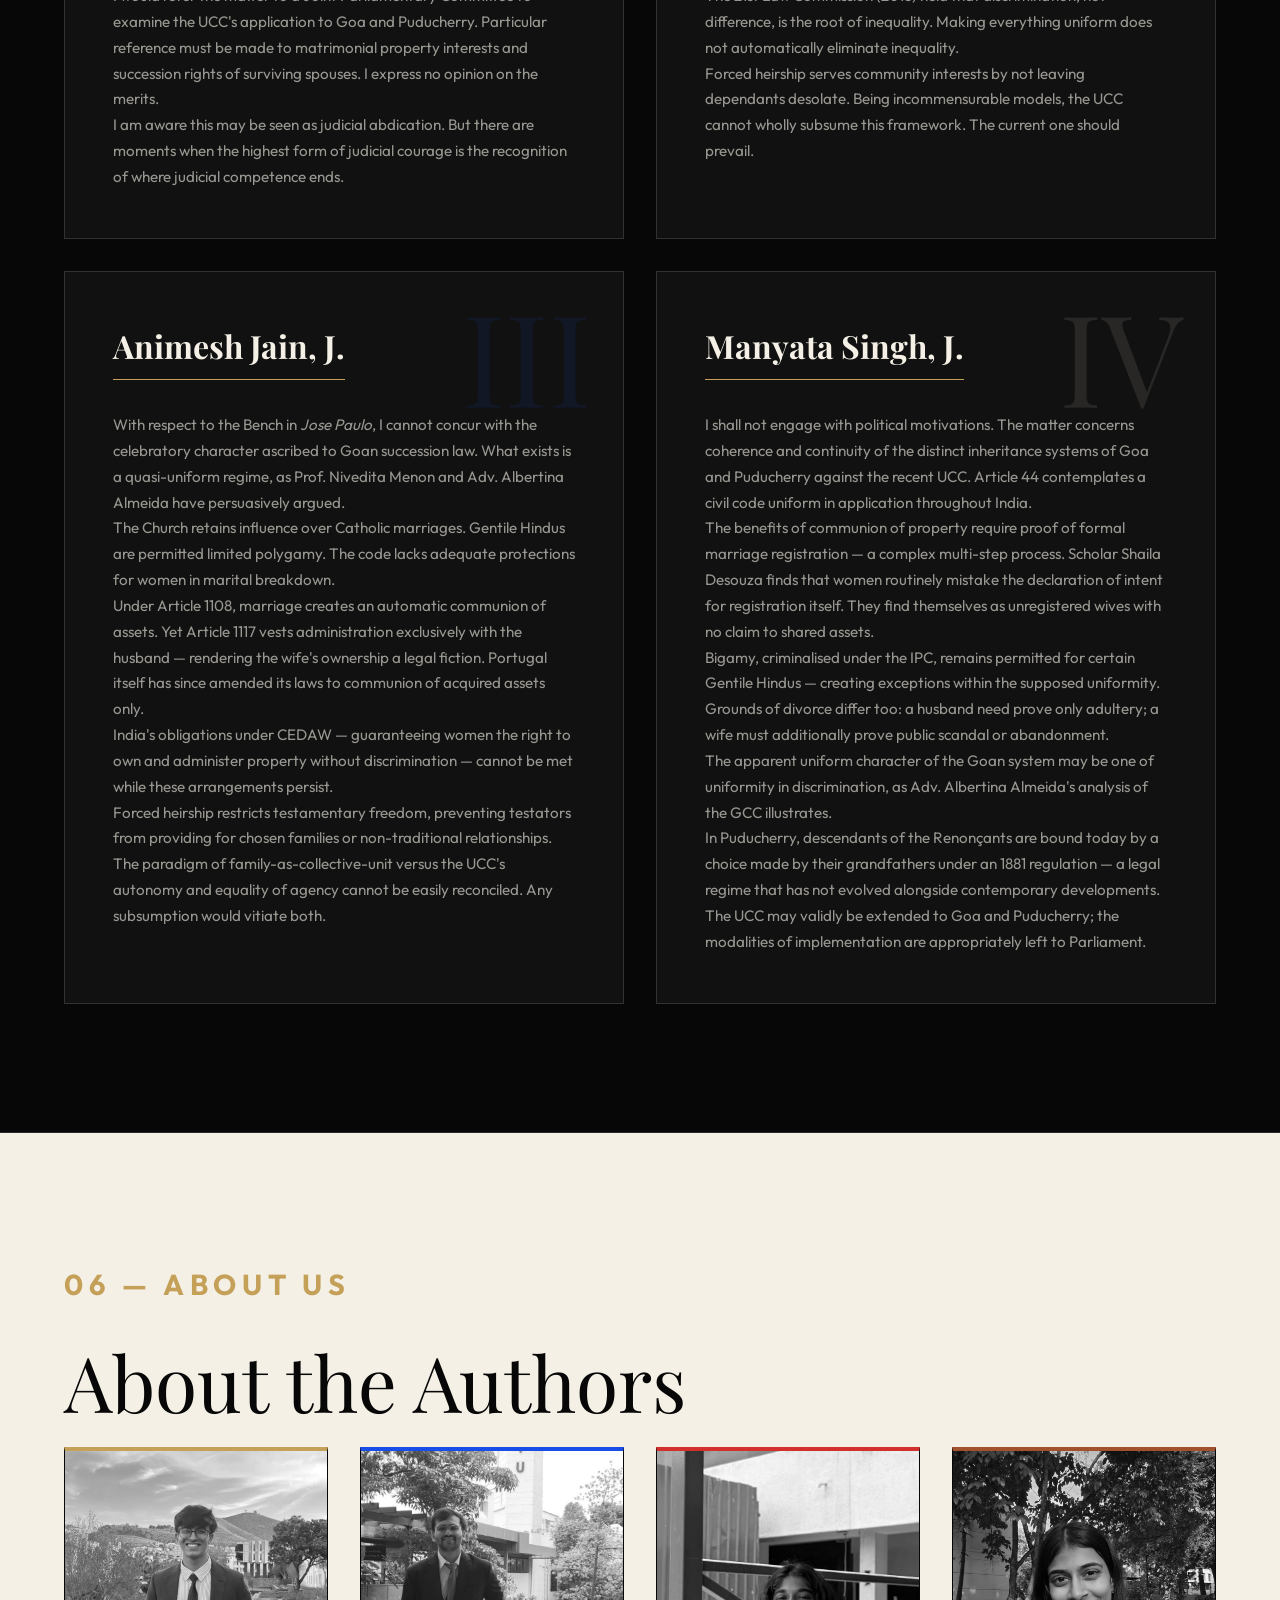
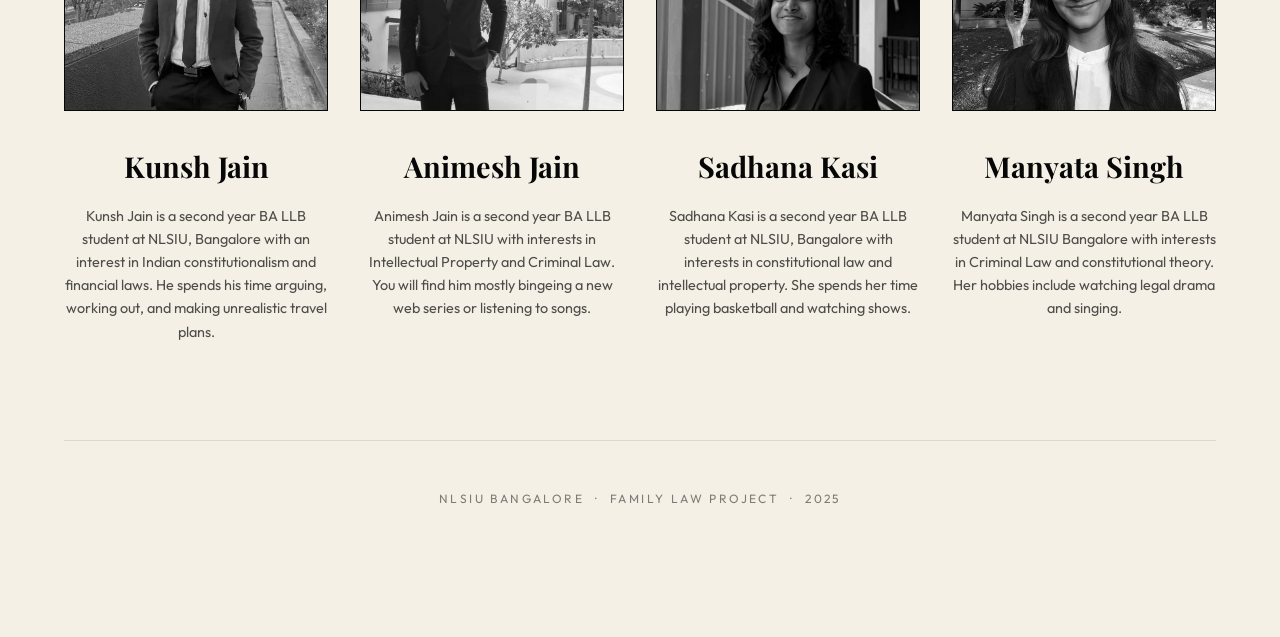
<file: project/index.html>
<!DOCTYPE html>
<html lang="en">
<head>
  <meta charset="UTF-8" />
  <meta name="viewport" content="width=device-width, initial-scale=1.0" />
  <meta name="description" content="Exploring the distinct inheritance systems of Goa and Puducherry in modern India — NLSIU Bangalore Family Law Project 2025." />
  <title>When There Is a Will, Is There a Way? — NLSIU Bangalore</title>
  <link rel="stylesheet" href="css/base.css" />
  <link rel="stylesheet" href="css/hero.css" />
  <link rel="stylesheet" href="css/sections.css" />
  <link rel="stylesheet" href="css/quiz.css" />
</head>
<body>

  <!-- STICKY NAVIGATION -->
  <nav class="site-nav" aria-label="Main navigation">
    <a href="#home" class="nav-brand">Group 8</a>
    <button class="nav-toggle" aria-label="Toggle navigation" aria-expanded="false">
      <span></span><span></span><span></span>
    </button>
    <ul class="nav-links">
      <li><a href="#home">Home</a></li>
      <li><a href="#video">Infographic</a></li>
      <li><a href="#voices">Local Lives</a></li>
      <li><a href="#quiz">Quiz</a></li>
      <li><a href="#podcast">Podcast</a></li>
      <li><a href="#case">Hypothetical</a></li>
      <li><a href="#about">About Us</a></li>
    </ul>
  </nav>

  <!-- SECTION 1 — HERO -->
  <section id="home" class="hero-section" aria-label="Hero">
    <!-- Large decorative legal section mark -->
    <div class="hero-deco-symbol" aria-hidden="true">§</div>

    <div class="hero-inner">
      <!-- Left accent bar -->
      <div class="hero-accent-bar" aria-hidden="true"></div>

      <div class="hero-content">
        <p class="hero-eyebrow reveal" style="--reveal-delay:0ms">NLSIU Bangalore &nbsp;·&nbsp; Family Law Project</p>
        
        <h1 class="hero-headline">
          <span class="reveal" style="--reveal-delay:200ms">When there</span>
          <span class="reveal" style="--reveal-delay:300ms">is a will,</span>
          <span class="reveal title-italic" style="--reveal-delay:500ms">is there a way?</span>
        </h1>
      </div>

      <!-- Bottom split row: subtitle left, CTA right -->
      <div class="hero-bottom-row">
        <p class="hero-subheading reveal" style="--reveal-delay:600ms">
          Exploring the distinct inheritance systems of Goa and Puducherry in modern India, where colonial civil codes outlasted empire and the question of uniformity meets the question of justice.
        </p>
        
        <div class="hero-actions reveal" style="--reveal-delay:800ms">
          <a href="#video" class="hero-cta">
            <span>Explore the Research</span>
            <svg width="24" height="24" viewBox="0 0 24 24" fill="none" stroke="currentColor" stroke-width="2">
              <path d="M12 5v14M19 12l-7 7-7-7"/>
            </svg>
          </a>
        </div>
      </div>
    </div>

    <div class="hero-scroll-indicator reveal" style="--reveal-delay:1000ms">
      <div class="scroll-line"></div>
    </div>
  </section>

  <!-- SECTION 2 — INFOGRAPHIC VIDEO -->
  <section id="video" class="site-section" aria-label="Infographic Video">
    <div class="container">
      <span class="section-label reveal">01 — Infographic Video</span>
      <h2 class="section-title reveal" style="--reveal-delay:100ms">Legacies of the Code</h2>
      <p class="section-subtitle reveal" style="--reveal-delay:200ms">
        An animated overview of how Goa and Puducherry's colonial civil codes survived Indian integration and continue to shape inheritance today.
      </p>

      <div class="video-container reveal" style="--reveal-delay:300ms">
        <div class="video-frame">
          <iframe
            src="https://drive.google.com/file/d/1NBkZQsoUrHMgljwzfldv5fn_OUs67-qq/preview"
            allow="autoplay"
            allowfullscreen
            aria-label="Infographic video on Goa and Puducherry inheritance systems"
          ></iframe>
        </div>
      </div>

      <div class="takeaways-grid">
        <div class="takeaway-card goa-accent reveal" style="--reveal-delay:100ms">
          <div class="takeaway-num">I</div>
          <h3 class="takeaway-title">Goa's Portuguese Code</h3>
          <p class="takeaway-text">The Portuguese Civil Code of 1867 applies uniformly to all Goans regardless of religion — a unique regime of matrimonial communion of property that survived Indian integration.</p>
        </div>
        <div class="takeaway-card gold-accent reveal" style="--reveal-delay:200ms">
          <div class="takeaway-num">II</div>
          <h3 class="takeaway-title">Forced Heirship (Legítima)</h3>
          <p class="takeaway-text">The 'legítima' reserves half the estate strictly for biological descendants — a parent cannot fully disinherit their children, however estranged.</p>
        </div>
        <div class="takeaway-card french-accent reveal" style="--reveal-delay:300ms">
          <div class="takeaway-num">III</div>
          <h3 class="takeaway-title">Puducherry's Renonçants</h3>
          <p class="takeaway-text">Since 1881, certain Puducherry citizens renounced personal law to be governed by the French Civil Code — a lineage that persists across three generations today.</p>
        </div>
      </div>
    </div>
  </section>

  <!-- SECTION 3 — LOCAL LIVED EXPERIENCES -->
  <section id="voices" class="site-section inverted-section" aria-label="Local Lived Experiences">
    <div class="container">
      <span class="section-label reveal">02 — Local Lived Experiences</span>
      <h2 class="section-title reveal" style="--reveal-delay:100ms">Voices from the Ground</h2>
      <p class="section-subtitle reveal" style="--reveal-delay:200ms">
        Two personal accounts from within the communities these inheritance laws continue to govern.
      </p>

      <div class="voices-grid">
        <!-- Person 1 -->
        <div class="voice-card reveal" style="--reveal-delay:100ms">
          <div class="voice-video">
            <div class="video-cover-overlay" data-src="https://drive.google.com/file/d/1nNHtwb8rXsVKI6X4BV_gDe6FKw-AkteB/preview">
              <div class="cover-play-btn" aria-hidden="true">&#9654;</div>
              <span class="cover-label">Matilde Ribeiro</span>
            </div>
            <iframe
              src=""
              data-src="https://drive.google.com/file/d/1nNHtwb8rXsVKI6X4BV_gDe6FKw-AkteB/preview"
              allow="autoplay"
              allowfullscreen
              aria-label="Interview with Matilde Ribeiro"
            ></iframe>
          </div>
          <div class="voice-meta goa-border">
            <h3 class="voice-name">Matilde Ribeiro</h3>
            <span class="voice-desc">4th Year BA LLB Student, NLSIU Bangalore &nbsp;·&nbsp; Goan Ancestry</span>
          </div>
        </div>

        <!-- Person 2 -->
        <div class="voice-card reveal" style="--reveal-delay:300ms">
          <div class="voice-video">
            <div class="video-cover-overlay" data-src="https://drive.google.com/file/d/1n8nGZbnnoru-ILlFsI5bNozF1FwTPeM0/preview">
              <div class="cover-play-btn" aria-hidden="true">&#9654;</div>
              <span class="cover-label">Dr. Kamaraj</span>
            </div>
            <iframe
              src=""
              data-src="https://drive.google.com/file/d/1n8nGZbnnoru-ILlFsI5bNozF1FwTPeM0/preview"
              allow="autoplay"
              allowfullscreen
              aria-label="Interview with Dr. Kamaraj"
            ></iframe>
          </div>
          <div class="voice-meta french-border">
            <h3 class="voice-name">Dr. Kamaraj</h3>
            <span class="voice-desc">A Domicile of Puducherry</span>
          </div>
        </div>
      </div>
    </div>
  </section>

  <!-- SECTION 4 — INTERACTIVE QUIZ -->
  <section id="quiz" class="site-section" aria-label="Interactive Quiz">
    <div class="container">
      <span class="section-label reveal">03 — Quiz</span>
      <h2 class="section-title reveal" style="--reveal-delay:100ms">Test Your Knowledge</h2>
      <p class="section-subtitle reveal" style="--reveal-delay:200ms">
        Ten interactive questions on the Portuguese Civil Code, the French Civil Code, and the inheritance systems of Goa and Puducherry. Select an answer — wrong choices will be marked in red, and the correct answer revealed.
      </p>

      <div class="quiz-app reveal" id="quiz-app" style="--reveal-delay:300ms">
        <div class="quiz-header">
          <div class="quiz-progress-wrapper">
            <div class="quiz-progress-bar" id="quiz-progress-bar"></div>
          </div>
          <span class="quiz-progress-text" id="quiz-progress-text">Question 1 of 10</span>
        </div>

        <div class="quiz-body" id="quiz-screen">
          <h3 class="quiz-question" id="quiz-question"></h3>
          <div class="quiz-options" id="quiz-options"></div>
          <div class="quiz-skip-row" id="quiz-skip-row">
            <button class="quiz-skip-btn" id="quiz-skip-btn">Skip this question &rarr;</button>
          </div>
        </div>

        <div class="quiz-fact-card" id="quiz-fact-card">
          <span class="fact-label">💡 Did You Know?</span>
          <p class="fact-text" id="quiz-fact-text"></p>
        </div>

        <div class="quiz-footer">
          <button class="quiz-btn" id="quiz-next-btn">Next Question</button>
        </div>

        <div class="quiz-results" id="quiz-results-screen">
          <div class="results-score" id="results-score"></div>
          <h3 class="results-title" id="results-title"></h3>
          <button class="quiz-btn" id="quiz-retake-btn">Retake Quiz</button>
        </div>
      </div>
    </div>
  </section>

  <!-- SECTION 5 — SCHOLARLY PODCAST -->
  <section id="podcast" class="site-section inverted-section" aria-label="Scholarly Podcast">
    <div class="container">
      <div class="podcast-header-row">
        <div class="podcast-header-left">
          <span class="section-label reveal">04 — Scholarly Podcast</span>
          <h2 class="section-title reveal" style="--reveal-delay:100ms">A Scholarly Conversation</h2>
        </div>

        <!-- Pull quotes from the interview -->
        <div class="podcast-quotes reveal" style="--reveal-delay:150ms">
          <blockquote class="podcast-pull-quote">
            <span class="pull-quote-mark">&ldquo;</span>Biblical tinge in a secular law<span class="pull-quote-mark">&rdquo;</span>
          </blockquote>
          <blockquote class="podcast-pull-quote">
            <span class="pull-quote-mark">&ldquo;</span>Gold diggers would do great with Goan law<span class="pull-quote-mark">&rdquo;</span>
          </blockquote>
        </div>
      </div>

      <div class="podcast-module reveal" style="--reveal-delay:200ms">
        <!-- Full-width video player -->
        <div class="guest-video-full">
          <div class="video-cover-overlay podcast-cover" data-src="https://drive.google.com/file/d/12IeUbsWIrZT5Na4-tnGGHeMhT4tl_5t8/preview">
            <div class="cover-play-btn" aria-hidden="true">&#9654;</div>
            <span class="cover-label">Ms. Pearl Monteiro</span>
            <span class="cover-sublabel">Associate Professor, VMS Salgaocar Law College, Goa</span>
          </div>
          <iframe
            src=""
            data-src="https://drive.google.com/file/d/12IeUbsWIrZT5Na4-tnGGHeMhT4tl_5t8/preview"
            allow="autoplay"
            allowfullscreen
            aria-label="Video interview with Ms. Pearl Monteiro"
          ></iframe>
        </div>
        <!-- Bio with photo beside the text -->
        <div class="guest-bio-row">
          <div class="guest-photo">
            <img src="assets/pearl.jpg" alt="Ms. Pearl Monteiro" />
          </div>
          <div class="guest-details">
            <h3 class="guest-name">Ms. Pearl Monteiro</h3>
            <span class="guest-title">Associate Professor, VMS Salgaocar Law College, Goa</span>
            <p class="guest-bio">
              Ms. Pearl Monteiro is a professor at VMS Salgaocar Law College, Goa — born, brought up, and having worked extensively within Goa's family law system. Her scholarship centres on the Portuguese Civil Code's continuing relevance to gender justice, matrimonial property, and inheritance reform in contemporary India.
            </p>
          </div>
        </div>
      </div>
    </div>
  </section>

  <!-- SECTION 6 — CASE HYPOTHETICAL -->
  <section id="case" class="site-section" aria-label="Case Hypothetical">
    <div class="container">
      <span class="section-label reveal">05 — Case Hypothetical</span>
      <h2 class="section-title reveal" style="--reveal-delay:100ms">The Case of the Distinct Inheritors</h2>
      <p class="section-subtitle reveal" style="--reveal-delay:200ms">
        In The Supreme Court of India, 2029 — four authored judicial opinions in the Speluncean Explorers style.
      </p>

      <!-- Case Preamble -->
      <div class="case-preamble reveal" style="--reveal-delay:300ms">
        <p>Twin references — one from the Bombay HC (Goa Bench) and one from the Madras HC — are consolidated before this bench on a single question of inheritance law.</p>
        <p>The Uniform Civil Code Act, 2029, passed by the Central government, threatens to displace the distinct systems of Goa and Puducherry. The Portuguese Civil Code, preserved by Article 372 of the Constitution, faced extinction. The Puducherry legislature had separately revived French civil law traditions through the Puducherry Hindu Succession (Repeal) Act, 2028.</p>
        <p>This court had previously stayed the UCC's extension to these territories by interim order. The question now before the bench is:</p>
        <blockquote class="case-question">
          Whether the doctrines of forced heirship and matrimonial communion of property constitute a distinct yet coherent system of inheritance law — whose community-rooted conception of the family as an economic unit is so fundamentally different from the individual-testator model of the UCC — as to be incapable of substitution without legislative deliberation on why one model is preferred over the other.
        </blockquote>
      </div>

      <div class="opinions-grid">

        <!-- Opinion I — Kunsh Jain, C.J. -->
        <div class="opinion-card reveal" style="--reveal-delay:100ms">
          <div class="opinion-header">
            <span class="opinion-num">I</span>
            <h3 class="opinion-author">Kunsh Jain, C.J.</h3>
          </div>
          <p class="opinion-text">The references arise from the UCC passed by the NDA coalition before the 2029 elections. The Portuguese Civil Code owes its continued existence to Article 372, which preserved all existing laws until Parliament legislated otherwise. Parliament never did — until now.</p>
          <p class="opinion-text">While the Puducherry legislature revived French civil law traditions through the 2028 Act, the learned AG argues these regimes constitute an "impermissible restriction on testamentary freedom" incompatible with national integration.</p>
          <p class="opinion-text">The questions before us go to which model of family life the law ought to institutionalise. That is a question Parliament alone is equipped to answer — it requires not judicial enquiry, but democratic backing.</p>
          <p class="opinion-text">I would refer the matter to a Joint Parliamentary Committee to examine the UCC's application to Goa and Puducherry. Particular reference must be made to matrimonial property interests and succession rights of surviving spouses. I express no opinion on the merits.</p>
          <p class="opinion-text">I am aware this may be seen as judicial abdication. But there are moments when the highest form of judicial courage is the recognition of where judicial competence ends.</p>
        </div>

        <!-- Opinion II — Sadhana Kasi, J. -->
        <div class="opinion-card reveal" style="--reveal-delay:200ms">
          <div class="opinion-header">
            <span class="opinion-num">II</span>
            <h3 class="opinion-author">Sadhana Kasi, J.</h3>
          </div>
          <p class="opinion-text">In <em>Jose Paulo Coutinho</em> (2019), this Court noted that "Goa is a shining example of an Indian State which has a uniform civil code applicable to all, regardless of religion." It is ironic that the UCC now seeks to displace the very system this Court once praised.</p>
          <p class="opinion-text">Under the Goan regime, all property becomes jointly owned upon marriage. A wife is entitled to demand half on partition; her written consent is required to accept or renounce an inheritance. Removing this is not a neutral act.</p>
          <p class="opinion-text">As Bina Agarwal argues, property ownership grants women bargaining power — more so than employment or income. The UCC's focus on individual testators, facially neutral, ignores a history of patriarchy and subjugation.</p>
          <p class="opinion-text">The 21st Law Commission (2018) held that discrimination, not difference, is the root of inequality. Making everything uniform does not automatically eliminate inequality.</p>
          <p class="opinion-text">Forced heirship serves community interests by not leaving dependants desolate. Being incommensurable models, the UCC cannot wholly subsume this framework. The current one should prevail.</p>
        </div>

        <!-- Opinion III — Animesh Jain, J. -->
        <div class="opinion-card reveal" style="--reveal-delay:300ms">
          <div class="opinion-header">
            <span class="opinion-num">III</span>
            <h3 class="opinion-author">Animesh Jain, J.</h3>
          </div>
          <p class="opinion-text">With respect to the Bench in <em>Jose Paulo</em>, I cannot concur with the celebratory character ascribed to Goan succession law. What exists is a quasi-uniform regime, as Prof. Nivedita Menon and Adv. Albertina Almeida have persuasively argued.</p>
          <p class="opinion-text">The Church retains influence over Catholic marriages. Gentile Hindus are permitted limited polygamy. The code lacks adequate protections for women in marital breakdown.</p>
          <p class="opinion-text">Under Article 1108, marriage creates an automatic communion of assets. Yet Article 1117 vests administration exclusively with the husband — rendering the wife's ownership a legal fiction. Portugal itself has since amended its laws to communion of acquired assets only.</p>
          <p class="opinion-text">India's obligations under CEDAW — guaranteeing women the right to own and administer property without discrimination — cannot be met while these arrangements persist.</p>
          <p class="opinion-text">Forced heirship restricts testamentary freedom, preventing testators from providing for chosen families or non-traditional relationships. The paradigm of family-as-collective-unit versus the UCC's autonomy and equality of agency cannot be easily reconciled. Any subsumption would vitiate both.</p>
        </div>

        <!-- Opinion IV — Manyata Singh, J. -->
        <div class="opinion-card reveal" style="--reveal-delay:400ms">
          <div class="opinion-header">
            <span class="opinion-num">IV</span>
            <h3 class="opinion-author">Manyata Singh, J.</h3>
          </div>
          <p class="opinion-text">I shall not engage with political motivations. The matter concerns coherence and continuity of the distinct inheritance systems of Goa and Puducherry against the recent UCC. Article 44 contemplates a civil code uniform in application throughout India.</p>
          <p class="opinion-text">The benefits of communion of property require proof of formal marriage registration — a complex multi-step process. Scholar Shaila Desouza finds that women routinely mistake the declaration of intent for registration itself. They find themselves as unregistered wives with no claim to shared assets.</p>
          <p class="opinion-text">Bigamy, criminalised under the IPC, remains permitted for certain Gentile Hindus — creating exceptions within the supposed uniformity. Grounds of divorce differ too: a husband need prove only adultery; a wife must additionally prove public scandal or abandonment.</p>
          <p class="opinion-text">The apparent uniform character of the Goan system may be one of uniformity in discrimination, as Adv. Albertina Almeida's analysis of the GCC illustrates.</p>
          <p class="opinion-text">In Puducherry, descendants of the Renonçants are bound today by a choice made by their grandfathers under an 1881 regulation — a legal regime that has not evolved alongside contemporary developments. The UCC may validly be extended to Goa and Puducherry; the modalities of implementation are appropriately left to Parliament.</p>
        </div>
      </div>
    </div>
  </section>

  <!-- SECTION 7 — ABOUT US -->
  <section id="about" class="site-section inverted-section" aria-label="About the Authors">
    <div class="container">
      <span class="section-label reveal">06 — About Us</span>
      <h2 class="section-title reveal" style="--reveal-delay:100ms">About the Authors</h2>

      <div class="authors-grid">

        <!-- Author 1 — Kunsh Jain: Gold accent -->
        <div class="author-card author-kunsh reveal" style="--reveal-delay:100ms">
          <div class="author-avatar">
            <img src="assets/kunsh.jpg" alt="Kunsh Jain" onerror="this.style.display='none'; this.nextElementSibling.style.display='flex';" />
            <span style="display:none;">KJ</span>
          </div>
          <div class="author-info">
            <h3 class="author-name">Kunsh Jain</h3>
            <p class="author-bio">Kunsh Jain is a second year BA LLB student at NLSIU, Bangalore with an interest in Indian constitutionalism and financial laws. He spends his time arguing, working out, and making unrealistic travel plans.</p>
          </div>
        </div>

        <!-- Author 2 — Animesh Jain: French Blue accent -->
        <div class="author-card author-animesh reveal" style="--reveal-delay:200ms">
          <div class="author-avatar">
            <img src="assets/animesh.jpg" alt="Animesh Jain" onerror="this.style.display='none'; this.nextElementSibling.style.display='flex';" />
            <span style="display:none;">AJ</span>
          </div>
          <div class="author-info">
            <h3 class="author-name">Animesh Jain</h3>
            <p class="author-bio">Animesh Jain is a second year BA LLB student at NLSIU with interests in Intellectual Property and Criminal Law. You will find him mostly bingeing a new web series or listening to songs.</p>
          </div>
        </div>

        <!-- Author 3 — Sadhana Kasi: Goa Red accent -->
        <div class="author-card author-sadhana reveal" style="--reveal-delay:300ms">
          <div class="author-avatar">
            <img src="assets/sadhana.jpg" alt="Sadhana Kasi" onerror="this.style.display='none'; this.nextElementSibling.style.display='flex';" />
            <span style="display:none;">SK</span>
          </div>
          <div class="author-info">
            <h3 class="author-name">Sadhana Kasi</h3>
            <p class="author-bio">Sadhana Kasi is a second year BA LLB student at NLSIU, Bangalore with interests in constitutional law and intellectual property. She spends her time playing basketball and watching shows.</p>
          </div>
        </div>

        <!-- Author 4 — Manyata Singh: Warm terracotta accent -->
        <div class="author-card author-manyata reveal" style="--reveal-delay:400ms">
          <div class="author-avatar">
            <img src="assets/manyata.jpg" alt="Manyata Singh" onerror="this.style.display='none'; this.nextElementSibling.style.display='flex';" />
            <span style="display:none;">MS</span>
          </div>
          <div class="author-info">
            <h3 class="author-name">Manyata Singh</h3>
            <p class="author-bio">Manyata Singh is a second year BA LLB student at NLSIU Bangalore with interests in Criminal Law and constitutional theory. Her hobbies include watching legal drama and singing.</p>
          </div>
        </div>
      </div>

      <div class="site-footer reveal" style="--reveal-delay:500ms">
        <p>NLSIU Bangalore &nbsp;·&nbsp; Family Law Project &nbsp;·&nbsp; 2025</p>
      </div>
    </div>
  </section>

  <script src="js/nav.js"></script>
  <script src="js/scroll-reveal.js"></script>
  <script src="js/quiz.js"></script>
  <script>
    document.querySelectorAll('.video-cover-overlay').forEach(function(overlay) {
      overlay.addEventListener('click', function() {
        var src = overlay.getAttribute('data-src');
        var iframe = overlay.parentElement.querySelector('iframe');
        if (iframe) iframe.src = src;
        overlay.style.display = 'none';
      });
    });
  </script>
</body>
</html>
</file>
<file: css/base.css>
/* FILE: project/css/base.css */

/*
 * DESIGN SYSTEM: "Deconstructed Legal Archive"
 * 
 * Aesthetic Rationale: 
 * To marry the user's desire for a fascinating, "wow-factor" experience with the 
 * historical gravity of colonial law, we use an ultra-high-contrast, dark-mode 
 * editorial aesthetic. 
 * 
 * Typography:
 * - 'Bodoni Moda': An extreme-contrast, high-fashion serif rooted in 18th-century 
 *   European typography. It screams "French/Portuguese colonial authority" but looks 
 *   incredibly striking and modern when scaled up massively.
 * - 'Chivo': A brutal, heavy-duty sans-serif that grounds the design, representing 
 *   the modern Indian constitutional framework.
 * 
 * Palette:
 * - Pitch Black (#070707) canvas to make colors explode.
 * - Vellum Off-White (#F4F0E6) for text, reducing eye strain.
 * - Sealing Wax Red (#D32F2F) representing Goa/Portuguese Code.
 * - Ultramarine Blue (#194EE6) representing Puducherry/French Code.
 * - Faded Gold (#C5A059) for legal prestige and borders.
 */

@import url('https://fonts.googleapis.com/css2?family=Outfit:wght@300;400;500;700&family=Playfair+Display:ital,wght@0,400;0,500;0,600;0,700;1,400;1,500;1,600&display=swap');

:root {
  /* Colors */
  --bg-dark: #070707;
  --bg-surface: #111111;
  --bg-surface-hover: #1A1A1A;
  
  --text-main: #F4F0E6;
  --text-muted: rgba(244, 240, 230, 0.6);
  --text-dark: #070707;
  
  --accent-goa: #D32F2F;
  --accent-french: #194EE6;
  --accent-gold: #C5A059;
  
  --border-subtle: rgba(244, 240, 230, 0.15);
  --border-strong: rgba(244, 240, 230, 0.4);

  /* Typography */
  --font-display: 'Playfair Display', serif;
  --font-body: 'Outfit', sans-serif;
  
  /* Spatial & Grid */
  --container-width: 1400px;
  --container-padding: 5vw;
  --section-padding: 8rem;
  
  /* Animation */
  --ease-spring: cubic-bezier(0.175, 0.885, 0.32, 1.275);
  --ease-smooth: cubic-bezier(0.25, 1, 0.5, 1);
}

/* Reset & Base */
*, *::before, *::after {
  box-sizing: border-box;
  margin: 0;
  padding: 0;
}

html {
  scroll-behavior: smooth;
  font-size: 16px;
  background-color: var(--bg-dark);
}

body {
  font-family: var(--font-body);
  color: var(--text-main);
  line-height: 1.6;
  overflow-x: hidden;
  -webkit-font-smoothing: antialiased;
  -moz-osx-font-smoothing: grayscale;
}

/* Texture Overlay - Removed to ensure clean text rendering */

/* Layout Utilities */
.container {
  max-width: var(--container-width);
  margin: 0 auto;
  padding: 0 var(--container-padding);
}

.site-section {
  padding: var(--section-padding) 0;
  position: relative;
  border-bottom: 1px solid var(--border-subtle);
}

.section-label {
  font-family: var(--font-body);
  font-size: 1.8rem;
  font-weight: 700;
  text-transform: uppercase;
  letter-spacing: 0.2em;
  color: var(--accent-gold);
  margin-bottom: 2rem;
  display: block;
}

.section-title {
  font-family: var(--font-display);
  font-size: clamp(3rem, 6vw, 5.5rem);
  font-weight: 400;
  line-height: 1.1;
  margin-bottom: 1.5rem;
  max-width: 900px;
}

.section-subtitle {
  font-family: var(--font-body);
  font-size: clamp(1.2rem, 2vw, 1.5rem);
  color: var(--text-muted);
  max-width: 700px;
  margin-bottom: 4rem;
  font-weight: 300;
}

/* Typography Utilities */
.text-goa { color: var(--accent-goa); }
.text-french { color: var(--accent-french); }

/* Sticky Navigation */
.site-nav {
  position: fixed;
  top: 0;
  left: 0;
  width: 100%;
  padding: 1.5rem var(--container-padding);
  display: flex;
  justify-content: space-between;
  align-items: center;
  z-index: 1000;
  background: transparent;
  transition: transform 0.4s var(--ease-smooth);
}

.site-nav.nav-hidden {
  transform: translateY(-100%);
}

.nav-brand {
  font-family: var(--font-display);
  font-size: 1.5rem;
  font-weight: 700;
  text-transform: uppercase;
  letter-spacing: 0.05em;
  color: var(--bg-dark);
  text-decoration: none;
}

.nav-links {
  display: flex;
  gap: 2.5rem;
  list-style: none;
}

.nav-links a {
  font-family: var(--font-body);
  font-size: 0.9rem;
  text-transform: uppercase;
  letter-spacing: 0.1em;
  color: var(--bg-dark);
  text-decoration: none;
  position: relative;
  padding-bottom: 0.25rem;
  transition: color 0.3s;
}

.nav-links a::after {
  content: '';
  position: absolute;
  bottom: 0;
  left: 0;
  width: 100%;
  height: 1px;
  background: var(--accent-gold);
  transform: scaleX(0);
  transform-origin: right;
  transition: transform 0.4s var(--ease-smooth);
}

.nav-links a:hover {
  color: var(--accent-gold);
}

.nav-links a:hover::after {
  transform: scaleX(1);
  transform-origin: left;
}

.nav-toggle {
  display: none;
  background: none;
  border: none;
  cursor: pointer;
  width: 30px;
  height: 20px;
  position: relative;
  z-index: 1001;
}

.nav-toggle span {
  position: absolute;
  width: 100%;
  height: 2px;
  background: var(--bg-dark);
  transition: 0.3s;
  left: 0;
}

.nav-toggle span:nth-child(1) { top: 0; }
.nav-toggle span:nth-child(2) { top: 50%; transform: translateY(-50%); }
.nav-toggle span:nth-child(3) { bottom: 0; }

.nav-toggle.active span:nth-child(1) {
  top: 50%;
  transform: translateY(-50%) rotate(45deg);
}

.nav-toggle.active span:nth-child(2) {
  opacity: 0;
}

.nav-toggle.active span:nth-child(3) {
  bottom: 50%;
  transform: translateY(50%) rotate(-45deg);
}

@media (max-width: 992px) {
  .nav-links {
    position: fixed;
    top: 0;
    right: -100%;
    width: 100vw;
    height: 100vh;
    background: var(--bg-dark);
    flex-direction: column;
    justify-content: center;
    align-items: center;
    gap: 3rem;
    transition: 0.5s var(--ease-spring);
  }
  
  .nav-links.active {
    right: 0;
  }
  
  .nav-links a {
    font-size: 1.5rem;
    font-family: var(--font-display);
    text-transform: none;
    letter-spacing: normal;
  }
  
  .nav-toggle {
    display: block;
  }
}

/* Animations */
.reveal {
  opacity: 0;
  transform: translateY(40px);
  transition: opacity 1s var(--ease-smooth), transform 1s var(--ease-smooth);
  transition-delay: var(--reveal-delay, 0ms);
}

.reveal.active {
  opacity: 1;
  transform: translateY(0);
}
</file>
<file: css/hero.css>
/* FILE: project/css/hero.css */

/*
 * SECTION 1: HERO — "Editorial Archive" concept
 * 
 * Uses the same warm cream as inverted sections so it flows naturally into the site.
 * Distinguished from the womb reference via asymmetric left-aligned layout, 
 * vertical gold accent bar, decorative § watermark, editorial sharp corners,
 * and a split bottom row (subtitle left, CTA right).
 */

.hero-section {
  position: relative;
  min-height: 100vh;
  display: flex;
  flex-direction: column;
  justify-content: center;
  overflow: hidden;
  /* Same warm cream as the inverted sections — cohesive with the site */
  background-color: var(--text-main);
  border-bottom: 1px solid rgba(7, 7, 7, 0.08);
}

/* Subtle aged-paper grain texture */
.hero-section::before {
  content: '';
  position: absolute;
  inset: 0;
  background-image: url("data:image/svg+xml,%3Csvg viewBox='0 0 256 256' xmlns='http://www.w3.org/2000/svg'%3E%3Cfilter id='n'%3E%3CfeTurbulence type='fractalNoise' baseFrequency='0.85' numOctaves='4' stitchTiles='stitch'/%3E%3C/filter%3E%3Crect width='100%25' height='100%25' filter='url(%23n)' opacity='0.025'/%3E%3C/svg%3E");
  background-size: 200px 200px;
  pointer-events: none;
  z-index: 1;
}

/* Giant decorative legal section mark — watermark effect */
.hero-deco-symbol {
  position: absolute;
  right: 4%;
  top: 50%;
  transform: translateY(-50%);
  font-family: var(--font-display);
  font-size: clamp(18rem, 35vw, 40rem);
  font-weight: 400;
  line-height: 1;
  color: rgba(197, 160, 89, 0.05);
  z-index: 2;
  pointer-events: none;
  user-select: none;
}

/* Main layout — two-column grid, headline left, description right */
.hero-inner {
  position: relative;
  z-index: 10;
  display: grid;
  grid-template-columns: 1.1fr 0.9fr;
  grid-template-rows: 1fr auto;
  min-height: 100vh;
  max-width: var(--container-width);
  margin: 0 auto;
  width: 100%;
  padding: 0 var(--container-padding);
}

/* Vertical gold accent bar — left edge */
.hero-accent-bar {
  position: absolute;
  left: 0;
  top: 18%;
  bottom: 18%;
  width: 3px;
  background: linear-gradient(
    to bottom,
    transparent,
    var(--accent-gold) 20%,
    var(--accent-gold) 80%,
    transparent
  );
  z-index: 15;
}

/* Left column: eyebrow + headline */
.hero-content {
  display: flex;
  flex-direction: column;
  justify-content: center;
  padding: 8rem 3rem 4rem 1.5rem;
  grid-column: 1;
  grid-row: 1 / 2;
}

.hero-eyebrow {
  font-family: var(--font-body);
  font-size: 0.72rem;
  font-weight: 600;
  letter-spacing: 0.3em;
  text-transform: uppercase;
  color: var(--accent-goa);
  margin-bottom: 2.5rem;
}

/* Small decorative dash before eyebrow */
.hero-eyebrow::before {
  content: '';
  display: inline-block;
  width: 24px;
  height: 1px;
  background: var(--accent-goa);
  margin-right: 12px;
  vertical-align: middle;
}

.hero-headline {
  font-family: var(--font-display);
  font-size: clamp(3rem, 6.5vw, 6rem);
  font-weight: 500;
  line-height: 1.05;
  color: var(--bg-dark);
  letter-spacing: -0.02em;
}

.hero-headline span {
  display: block;
}

.title-italic {
  font-family: var(--font-display);
  font-style: italic;
  font-weight: 400;
  color: var(--accent-gold);
  margin-top: 0.1em;
}

/* Right column: subtitle + CTA, vertically centered */
.hero-bottom-row {
  display: flex;
  flex-direction: column;
  justify-content: center;
  align-items: flex-start;
  padding: 8rem 0 4rem 2rem;
  grid-column: 2;
  grid-row: 1 / 2;
  /* Subtle left border divider */
  border-left: 1px solid rgba(7, 7, 7, 0.08);
}

.hero-subheading {
  font-family: var(--font-body);
  font-size: clamp(0.95rem, 1.3vw, 1.1rem);
  line-height: 1.8;
  color: rgba(7, 7, 7, 0.85);
  max-width: 420px;
  margin-bottom: 3rem;
  font-weight: 600;
}

.hero-actions {
  display: flex;
}

.hero-cta {
  display: inline-flex;
  align-items: center;
  gap: 12px;
  padding: 14px 32px;
  background: transparent;
  color: var(--bg-dark);
  border: 1px solid rgba(7, 7, 7, 0.25);
  border-radius: 0; /* Sharp editorial corners */
  font-family: var(--font-body);
  font-weight: 700;
  font-size: 0.8rem;
  letter-spacing: 0.18em;
  text-transform: uppercase;
  transition: all 0.4s cubic-bezier(0.4, 0, 0.2, 1);
  text-decoration: none;
  cursor: pointer;
}

.hero-cta:hover {
  background: var(--bg-dark);
  color: var(--text-main);
  border-color: var(--bg-dark);
  text-decoration: none;
  letter-spacing: 0.22em;
}

.hero-cta svg {
  transition: transform 0.4s cubic-bezier(0.4, 0, 0.2, 1);
}

.hero-cta:hover svg {
  transform: translateY(4px);
}

/* Scroll indicator */
.hero-scroll-indicator {
  position: absolute;
  bottom: 40px;
  left: 50%;
  transform: translateX(-50%);
  z-index: 10;
}

.scroll-line {
  width: 1px;
  height: 50px;
  background: linear-gradient(to bottom, var(--accent-gold), transparent);
  animation: scrollPulse 2.5s cubic-bezier(0.4, 0, 0.2, 1) infinite;
}

@keyframes scrollPulse {
  0%, 100% {
    opacity: 0.3;
    transform: scaleY(0.4);
    transform-origin: top;
  }
  50% {
    opacity: 1;
    transform: scaleY(1);
    transform-origin: top;
  }
}

/* ——— Responsive ——— */

@media (max-width: 992px) {
  .hero-inner {
    grid-template-columns: 1fr;
    grid-template-rows: auto auto;
  }

  .hero-content {
    padding: 10rem var(--container-padding) 2rem;
    grid-column: 1;
    grid-row: 1;
  }

  .hero-bottom-row {
    padding: 2rem var(--container-padding) 6rem;
    grid-column: 1;
    grid-row: 2;
    border-left: none;
    border-top: 1px solid rgba(7, 7, 7, 0.08);
  }

  .hero-accent-bar {
    top: 12%;
    bottom: auto;
    height: 100px;
  }

  .hero-deco-symbol {
    right: 2%;
    font-size: clamp(10rem, 25vw, 18rem);
  }
}

@media (max-width: 768px) {
  .hero-headline {
    font-size: clamp(2.5rem, 10vw, 3.5rem);
    line-height: 1.1;
  }

  .hero-accent-bar {
    display: none;
  }

  .hero-scroll-indicator {
    display: none;
  }
}
</file>
<file: css/sections.css>
/* FILE: project/css/sections.css */

/*
 * ARCHIVAL EDITORIAL SECTIONS
 * High contrast, visible grid lines, dramatic spacing.
 */

.inverted-section {
  background-color: var(--text-main);
  color: var(--bg-dark);
}

.inverted-section .section-label { color: var(--accent-gold); }
.inverted-section .section-title { color: var(--bg-dark); }
.inverted-section .section-subtitle { color: rgba(7, 7, 7, 0.7); }

/* SECTION 2: VIDEO & TAKEAWAYS */
.video-container {
  width: 100%;
  border: 1px solid var(--border-strong);
  padding: 1rem;
  background: rgba(255, 255, 255, 0.02);
  margin-bottom: 4rem;
}

.video-frame {
  position: relative;
  width: 100%;
  padding-bottom: 56.25%; /* 16:9 */
  background: #000;
  overflow: hidden;
}

.video-frame video,
.video-frame iframe {
  position: absolute;
  top: 0;
  left: 0;
  width: 100%;
  height: 100%;
  object-fit: cover;
  filter: grayscale(20%) contrast(1.1);
  border: none;
}

.takeaways-grid {
  display: grid;
  grid-template-columns: repeat(3, 1fr);
  gap: 2rem;
}

.takeaway-card {
  padding: 2.5rem;
  border-top: 4px solid var(--border-strong);
  background: rgba(255, 255, 255, 0.02);
  transition: transform 0.4s var(--ease-spring), border-color 0.4s;
}

.takeaway-card:hover {
  transform: translateY(-10px);
}

.takeaway-card.goa-accent:hover { border-top-color: var(--accent-goa); }
.takeaway-card.gold-accent:hover { border-top-color: var(--accent-gold); }
.takeaway-card.french-accent:hover { border-top-color: var(--accent-french); }

.takeaway-num {
  font-family: var(--font-display);
  font-size: 3.5rem;
  line-height: 1;
  color: var(--border-strong);
  margin-bottom: 1.5rem;
}

.takeaway-title {
  font-family: var(--font-display);
  font-size: 1.8rem;
  font-weight: 400;
  margin-bottom: 1rem;
  color: var(--text-main);
}

.takeaway-text {
  font-size: 0.95rem;
  color: var(--text-muted);
  line-height: 1.6;
}

/* VIDEO COVER OVERLAY (click-to-play) */
.video-cover-overlay {
  position: absolute;
  top: 0;
  left: 0;
  width: 100%;
  height: 100%;
  background: #0d0d0d;
  display: flex;
  flex-direction: column;
  align-items: center;
  justify-content: center;
  gap: 1.2rem;
  cursor: pointer;
  z-index: 20;
  transition: background 0.3s ease;
}

.video-cover-overlay:hover {
  background: #1a1a1a;
}

.cover-play-btn {
  width: 64px;
  height: 64px;
  border-radius: 50%;
  border: 2px solid var(--accent-gold);
  display: flex;
  align-items: center;
  justify-content: center;
  font-size: 1.4rem;
  color: var(--accent-gold);
  transition: transform 0.3s var(--ease-spring), background 0.3s;
  padding-left: 4px;
}

.video-cover-overlay:hover .cover-play-btn {
  transform: scale(1.12);
  background: rgba(197, 160, 89, 0.12);
}

.cover-label {
  font-family: var(--font-display);
  font-size: 1.6rem;
  color: var(--text-main);
  font-weight: 600;
}

.cover-sublabel {
  font-family: var(--font-body);
  font-size: 0.75rem;
  text-transform: uppercase;
  letter-spacing: 0.12em;
  color: var(--accent-goa);
}

/* SECTION 3: VOICES (INVERTED) */
.voices-grid {
  display: grid;
  grid-template-columns: 1fr 1fr;
  gap: 3rem;
}

.voice-card {
  display: flex;
  flex-direction: column;
}

.voice-video {
  position: relative;
  width: 100%;
  padding-bottom: 60%;
  background: var(--bg-surface);
  margin-bottom: 2rem;
  border: 1px solid rgba(7, 7, 7, 0.1);
}

.voice-video video,
.voice-video iframe {
  position: absolute;
  top: 0;
  left: 0;
  width: 100%;
  height: 100%;
  object-fit: cover;
  filter: grayscale(100%) contrast(1.2);
  transition: filter 0.5s ease;
  border: none;
}

.voice-card:hover .voice-video video,
.voice-card:hover .voice-video iframe {
  filter: grayscale(0%) contrast(1);
}

.voice-meta {
  padding-left: 2rem;
  border-left: 4px solid var(--bg-dark);
}

.voice-meta.goa-border { border-left-color: var(--accent-goa); }
.voice-meta.french-border { border-left-color: var(--accent-french); }

.voice-name {
  font-family: var(--font-display);
  font-size: 2.5rem;
  color: var(--bg-dark);
  font-weight: 700;
  margin-bottom: 0.2rem;
}

.voice-desc {
  font-size: 0.75rem;
  text-transform: uppercase;
  letter-spacing: 0.15em;
  color: rgba(7, 7, 7, 0.6);
  display: block;
  margin-bottom: 1.5rem;
}

.voice-quote {
  font-family: var(--font-display);
  font-style: italic;
  font-size: 1.4rem;
  line-height: 1.4;
  color: var(--bg-dark);
}

/* SECTION 5: PODCAST (INVERTED) */
.podcast-module {
  display: flex;
  flex-direction: column;
  padding: 4rem;
  background: rgba(7, 7, 7, 0.03);
  border: 1px solid rgba(7, 7, 7, 0.1);
}

/* Full-width video container — 16:9 responsive */
.guest-video-full {
  width: 100%;
  position: relative;
  padding-bottom: 56.25%;
  height: 0;
  border: 1px solid rgba(7, 7, 7, 0.1);
  margin-bottom: 2.5rem;
}

.guest-video-full iframe {
  position: absolute;
  top: 0;
  left: 0;
  width: 100%;
  height: 100%;
  border: none;
}

/* Photo + bio side-by-side row */
.guest-bio-row {
  display: flex;
  gap: 3rem;
  align-items: flex-start;
  padding-top: 0.5rem;
}

/* Podcast header: title left, quotes right */
.podcast-header-row {
  display: flex;
  gap: 4rem;
  align-items: flex-start;
  margin-bottom: 3rem;
}

.podcast-header-left {
  flex: 0 0 45%;
}

.podcast-header-left .section-title {
  margin-bottom: 0;
}

.podcast-header-row .podcast-quotes {
  margin-bottom: 0;
  align-self: center;
}

@media (max-width: 992px) {
  .podcast-header-row {
    flex-direction: column;
    gap: 2rem;
  }
  .podcast-header-left {
    flex: none;
  }
}

/* Podcast pull quotes */
.podcast-quotes {
  display: flex;
  gap: 3rem;
  margin-bottom: 3rem;
  flex-wrap: wrap;
}

.podcast-pull-quote {
  font-family: var(--font-display);
  font-size: clamp(1.2rem, 2vw, 1.6rem);
  font-style: italic;
  color: var(--bg-dark);
  border-left: 3px solid var(--accent-gold);
  padding-left: 1.5rem;
  margin: 0;
  flex: 1;
  min-width: 260px;
  line-height: 1.4;
}

.pull-quote-mark {
  color: var(--accent-gold);
  font-size: 1.2em;
}


.guest-photo {
  width: 180px;
  flex-shrink: 0;
  aspect-ratio: 3 / 4;
  overflow: hidden;
  border: 1px solid rgba(7, 7, 7, 0.1);
}

.guest-photo img {
  width: 100%;
  height: 100%;
  object-fit: cover;
  object-position: top center;
  filter: grayscale(20%);
  transition: filter 0.4s ease;
}

.guest-bio-row:hover .guest-photo img {
  filter: grayscale(0%);
}

@media (max-width: 600px) {
  .guest-bio-row { flex-direction: column; }
  .guest-photo { width: 100%; aspect-ratio: 4 / 3; }
}


.guest-name {
  font-family: var(--font-display);
  font-size: 3rem;
  font-weight: 700;
  color: var(--bg-dark);
  margin-bottom: 0.5rem;
}

.guest-title {
  font-size: 0.8rem;
  text-transform: uppercase;
  letter-spacing: 0.15em;
  color: var(--accent-goa);
  display: block;
  margin-bottom: 1.5rem;
}

.guest-bio {
  font-size: 1.1rem;
  color: rgba(7, 7, 7, 0.8);
}

.podcast-player {
  width: 100%;
  border-top: 1px solid rgba(7, 7, 7, 0.1);
  padding-top: 2rem;
}

.player-label {
  font-size: 0.75rem;
  text-transform: uppercase;
  letter-spacing: 0.2em;
  color: rgba(7, 7, 7, 0.5);
  display: block;
  margin-bottom: 1rem;
}

.podcast-player audio {
  width: 100%;
  height: 50px;
}

/* SECTION 6: CASE HYPOTHETICAL */
.opinions-grid {
  display: grid;
  grid-template-columns: 1fr 1fr;
  gap: 2rem;
  margin-top: 4rem;
}

.opinion-card {
  padding: 3rem;
  border: 1px solid var(--border-subtle);
  background: var(--bg-surface);
  position: relative;
  overflow: hidden;
  transition: transform 0.4s var(--ease-spring), background 0.4s;
}

.opinion-card:hover {
  transform: translateY(-8px);
  background: var(--bg-surface-hover);
  border-color: var(--border-strong);
}

.opinion-header {
  display: flex;
  flex-direction: column;
  margin-bottom: 2rem;
  position: relative;
  z-index: 2;
}

.opinion-num {
  font-family: var(--font-display);
  font-size: 8rem;
  line-height: 0.8;
  color: rgba(244, 240, 230, 0.05);
  position: absolute;
  top: -1rem;
  right: -1rem;
  z-index: 1;
  pointer-events: none;
}

.opinion-card:nth-child(1) .opinion-num { color: rgba(197, 160, 89, 0.1); }
.opinion-card:nth-child(2) .opinion-num { color: rgba(211, 47, 47, 0.1); }
.opinion-card:nth-child(3) .opinion-num { color: rgba(25, 78, 230, 0.1); }
.opinion-card:nth-child(4) .opinion-num { color: rgba(244, 240, 230, 0.1); }

.opinion-author {
  font-family: var(--font-display);
  font-size: 2rem;
  color: var(--text-main);
  border-bottom: 1px solid var(--accent-gold);
  padding-bottom: 0.5rem;
  display: inline-block;
  margin-right: auto;
}

.opinion-text {
  font-size: 0.95rem;
  line-height: 1.7;
  color: var(--text-muted);
  position: relative;
  z-index: 2;
}

.case-download-row {
  display: flex;
  justify-content: center;
  margin-top: 3rem;
}

.case-download-btn {
  display: inline-flex;
  align-items: center;
  gap: 10px;
  padding: 1rem 2.5rem;
  border: 1px solid var(--accent-gold);
  color: var(--accent-gold);
  font-family: var(--font-body);
  font-size: 0.85rem;
  text-transform: uppercase;
  letter-spacing: 0.18em;
  text-decoration: none;
  transition: background 0.3s, color 0.3s;
}

.case-download-btn:hover {
  background: var(--accent-gold);
  color: var(--bg-dark);
}

/* SECTION 7: ABOUT (INVERTED) */
.authors-grid {
  display: grid;
  grid-template-columns: repeat(4, 1fr);
  gap: 2rem;
  margin-bottom: 6rem;
}

.author-card {
  text-align: center;
}

.author-avatar {
  width: 100%;
  aspect-ratio: 1;
  margin-bottom: 2rem;
  background: var(--bg-dark);
  border: 1px solid rgba(7, 7, 7, 0.1);
  display: flex;
  align-items: center;
  justify-content: center;
  overflow: hidden;
  position: relative;
}

.author-avatar img {
  width: 100%;
  height: 100%;
  object-fit: cover;
  filter: grayscale(100%);
  transition: filter 0.5s ease;
}

.author-card:hover .author-avatar img {
  filter: grayscale(0%);
}

.author-avatar span {
  font-family: var(--font-display);
  font-size: 4rem;
  color: var(--text-main);
}

.author-name {
  font-family: var(--font-display);
  font-size: 1.8rem;
  color: var(--bg-dark);
  margin-bottom: 1rem;
}

.author-bio {
  font-size: 0.9rem;
  color: rgba(7, 7, 7, 0.7);
  line-height: 1.6;
}

/* Per-author color accent themes */
/* Each card gets a unique top border + name color on hover */

.author-kunsh .author-avatar {
  border-top: 4px solid var(--accent-gold);
}
.author-kunsh:hover .author-name { color: var(--accent-gold); }

.author-animesh .author-avatar {
  border-top: 4px solid var(--accent-french);
}
.author-animesh:hover .author-name { color: var(--accent-french); }

.author-sadhana .author-avatar {
  border-top: 4px solid var(--accent-goa);
}
.author-sadhana:hover .author-name { color: var(--accent-goa); }

/* Manyata: warm terracotta — a new accent not used elsewhere */
.author-manyata .author-avatar {
  border-top: 4px solid #A0522D;
}
.author-manyata:hover .author-name { color: #A0522D; }

/* Smooth name color transition for all cards */
.author-name {
  transition: color 0.3s ease;
}


.site-footer {
  text-align: center;
  padding-top: 3rem;
  border-top: 1px solid rgba(7, 7, 7, 0.1);
  font-size: 0.75rem;
  text-transform: uppercase;
  letter-spacing: 0.2em;
  color: rgba(7, 7, 7, 0.5);
}

/* RESPONSIVE */
@media (max-width: 1200px) {
  .authors-grid { grid-template-columns: repeat(2, 1fr); }
}

@media (max-width: 992px) {
  .takeaways-grid { grid-template-columns: 1fr; }
  .voices-grid { grid-template-columns: 1fr; }
  .opinions-grid { grid-template-columns: 1fr; }
  .podcast-guest { grid-template-columns: 1fr; text-align: center; }
  .guest-avatar { margin: 0 auto; }
}

@media (max-width: 600px) {
  .authors-grid { grid-template-columns: 1fr; }
  .podcast-module { padding: 2rem; }
}
</file>
<file: css/quiz.css>
/* FILE: project/css/quiz.css */

/*
 * QUIZ UI
 * Brutalist form styling, high contrast interaction.
 */

.quiz-app {
  border: 1px solid var(--border-strong);
  background: var(--bg-surface);
  max-width: 900px;
  margin: 0 auto;
  position: relative;
}

.quiz-header {
  padding: 2rem;
  border-bottom: 1px solid var(--border-subtle);
  display: flex;
  justify-content: space-between;
  align-items: center;
}

.quiz-progress-wrapper {
  flex-grow: 1;
  height: 2px;
  background: rgba(244, 240, 230, 0.1);
  margin-right: 2rem;
  position: relative;
}

.quiz-progress-bar {
  position: absolute;
  top: 0;
  left: 0;
  height: 100%;
  background: var(--accent-gold);
  width: 0%;
  transition: width 0.4s var(--ease-spring);
}

.quiz-progress-text {
  font-family: var(--font-body);
  font-size: 0.8rem;
  text-transform: uppercase;
  letter-spacing: 0.15em;
  color: var(--text-muted);
}

.quiz-body {
  padding: 4rem 2rem;
}

.quiz-question {
  font-family: var(--font-display);
  font-size: clamp(1.4rem, 2.5vw, 2rem);
  font-weight: 400;
  color: var(--text-main);
  margin-bottom: 3rem;
  line-height: 1.4;
  word-break: break-word;
}

.quiz-options {
  display: flex;
  flex-direction: column;
  gap: 1rem;
}

.quiz-option {
  width: 100%;
  text-align: left;
  padding: 1.5rem 2rem;
  background: transparent;
  border: 1px solid var(--border-subtle);
  color: var(--text-main);
  font-family: var(--font-body);
  font-size: 1.1rem;
  cursor: pointer;
  transition: all 0.2s ease;
  display: flex;
  align-items: center;
}

.quiz-option::before {
  content: '';
  display: inline-block;
  width: 20px;
  height: 20px;
  border: 1px solid var(--border-strong);
  margin-right: 1.5rem;
  flex-shrink: 0;
}

.quiz-option:hover:not(:disabled) {
  background: rgba(244, 240, 230, 0.05);
  border-color: var(--border-strong);
}

/* Quiz States */
.quiz-option.correct {
  background: #1B5E20; /* Deep Green */
  border-color: #4CAF50;
  color: #fff;
}

.quiz-option.correct::before {
  background: #4CAF50;
  border-color: #4CAF50;
}

.quiz-option.wrong {
  background: rgba(211, 47, 47, 0.2); /* Red transparent */
  border-color: var(--accent-goa);
  color: #fff;
}

.quiz-option.wrong::before {
  background: var(--accent-goa);
  border-color: var(--accent-goa);
}

.quiz-option:disabled {
  cursor: default;
  opacity: 0.7;
}

/* Skip Row */
.quiz-skip-row {
  margin-top: 2rem;
  display: flex;
  justify-content: flex-end;
}

.quiz-skip-btn {
  background: transparent;
  border: none;
  color: var(--text-muted);
  font-family: var(--font-body);
  font-size: 0.85rem;
  text-transform: uppercase;
  letter-spacing: 0.12em;
  cursor: pointer;
  padding: 0.5rem 0;
  border-bottom: 1px solid transparent;
  transition: color 0.2s, border-color 0.2s;
}

.quiz-skip-btn:hover {
  color: var(--text-main);
  border-bottom-color: var(--text-muted);
}

/* Fact Card (Did You Know) */
.quiz-fact-card {
  padding: 2rem;
  background: var(--text-main); /* Inverted */
  color: var(--bg-dark);
  border-top: 1px solid var(--border-strong);
  display: none;
  animation: slideUp 0.5s var(--ease-spring) forwards;
}

@keyframes slideUp {
  from { opacity: 0; transform: translateY(20px); }
  to { opacity: 1; transform: translateY(0); }
}

.fact-label {
  font-family: var(--font-body);
  font-size: 0.8rem;
  text-transform: uppercase;
  letter-spacing: 0.15em;
  color: var(--accent-french);
  margin-bottom: 1rem;
  display: block;
  font-weight: 700;
}

.fact-text {
  font-family: var(--font-display);
  font-size: 1.4rem;
  line-height: 1.5;
}

/* Footer / Next Button */
.quiz-footer {
  padding: 2rem;
  border-top: 1px solid var(--border-subtle);
  display: none;
  justify-content: flex-end;
}

.quiz-btn {
  background: var(--text-main);
  color: var(--bg-dark);
  border: none;
  padding: 1rem 2.5rem;
  font-family: var(--font-body);
  font-size: 0.9rem;
  text-transform: uppercase;
  letter-spacing: 0.15em;
  cursor: pointer;
  transition: background 0.3s, transform 0.3s;
}

.quiz-btn:hover {
  background: var(--accent-gold);
  transform: translateY(-2px);
}

/* Results Screen */
.quiz-results {
  padding: 6rem 2rem;
  text-align: center;
  display: none;
}

.results-score {
  font-family: var(--font-display);
  font-size: 8rem;
  color: var(--accent-gold);
  line-height: 1;
  margin-bottom: 1rem;
}

.results-title {
  font-family: var(--font-display);
  font-size: 2.5rem;
  color: var(--text-main);
  margin-bottom: 3rem;
}
</file>
<file: project/css/base.css>
/* FILE: project/css/base.css */

/*
 * DESIGN SYSTEM: "Deconstructed Legal Archive"
 * 
 * Aesthetic Rationale: 
 * To marry the user's desire for a fascinating, "wow-factor" experience with the 
 * historical gravity of colonial law, we use an ultra-high-contrast, dark-mode 
 * editorial aesthetic. 
 * 
 * Typography:
 * - 'Bodoni Moda': An extreme-contrast, high-fashion serif rooted in 18th-century 
 *   European typography. It screams "French/Portuguese colonial authority" but looks 
 *   incredibly striking and modern when scaled up massively.
 * - 'Chivo': A brutal, heavy-duty sans-serif that grounds the design, representing 
 *   the modern Indian constitutional framework.
 * 
 * Palette:
 * - Pitch Black (#070707) canvas to make colors explode.
 * - Vellum Off-White (#F4F0E6) for text, reducing eye strain.
 * - Sealing Wax Red (#D32F2F) representing Goa/Portuguese Code.
 * - Ultramarine Blue (#194EE6) representing Puducherry/French Code.
 * - Faded Gold (#C5A059) for legal prestige and borders.
 */

@import url('https://fonts.googleapis.com/css2?family=Outfit:wght@300;400;500;700&family=Playfair+Display:ital,wght@0,400;0,500;0,600;0,700;1,400;1,500;1,600&display=swap');

:root {
  /* Colors */
  --bg-dark: #070707;
  --bg-surface: #111111;
  --bg-surface-hover: #1A1A1A;
  
  --text-main: #F4F0E6;
  --text-muted: rgba(244, 240, 230, 0.6);
  --text-dark: #070707;
  
  --accent-goa: #D32F2F;
  --accent-french: #194EE6;
  --accent-gold: #C5A059;
  
  --border-subtle: rgba(244, 240, 230, 0.15);
  --border-strong: rgba(244, 240, 230, 0.4);

  /* Typography */
  --font-display: 'Playfair Display', serif;
  --font-body: 'Outfit', sans-serif;
  
  /* Spatial & Grid */
  --container-width: 1400px;
  --container-padding: 5vw;
  --section-padding: 8rem;
  
  /* Animation */
  --ease-spring: cubic-bezier(0.175, 0.885, 0.32, 1.275);
  --ease-smooth: cubic-bezier(0.25, 1, 0.5, 1);
}

/* Reset & Base */
*, *::before, *::after {
  box-sizing: border-box;
  margin: 0;
  padding: 0;
}

html {
  scroll-behavior: smooth;
  font-size: 16px;
  background-color: var(--bg-dark);
}

body {
  font-family: var(--font-body);
  color: var(--text-main);
  line-height: 1.6;
  overflow-x: hidden;
  -webkit-font-smoothing: antialiased;
  -moz-osx-font-smoothing: grayscale;
}

/* Texture Overlay - Removed to ensure clean text rendering */

/* Layout Utilities */
.container {
  max-width: var(--container-width);
  margin: 0 auto;
  padding: 0 var(--container-padding);
}

.site-section {
  padding: var(--section-padding) 0;
  position: relative;
  border-bottom: 1px solid var(--border-subtle);
}

.section-label {
  font-family: var(--font-body);
  font-size: 1.8rem;
  font-weight: 700;
  text-transform: uppercase;
  letter-spacing: 0.2em;
  color: var(--accent-gold);
  margin-bottom: 2rem;
  display: block;
}

.section-title {
  font-family: var(--font-display);
  font-size: clamp(3rem, 6vw, 5.5rem);
  font-weight: 400;
  line-height: 1.1;
  margin-bottom: 1.5rem;
  max-width: 900px;
}

.section-subtitle {
  font-family: var(--font-body);
  font-size: clamp(1.2rem, 2vw, 1.5rem);
  color: var(--text-muted);
  max-width: 700px;
  margin-bottom: 4rem;
  font-weight: 300;
}

/* Typography Utilities */
.text-goa { color: var(--accent-goa); }
.text-french { color: var(--accent-french); }

/* Sticky Navigation */
.site-nav {
  position: fixed;
  top: 0;
  left: 0;
  width: 100%;
  padding: 1.5rem var(--container-padding);
  display: flex;
  justify-content: space-between;
  align-items: center;
  z-index: 1000;
  background: transparent;
  transition: transform 0.4s var(--ease-smooth);
}

.site-nav.nav-hidden {
  transform: translateY(-100%);
}

.nav-brand {
  font-family: var(--font-display);
  font-size: 1.5rem;
  font-weight: 700;
  text-transform: uppercase;
  letter-spacing: 0.05em;
  color: var(--bg-dark);
  text-decoration: none;
}

.nav-links {
  display: flex;
  gap: 2.5rem;
  list-style: none;
}

.nav-links a {
  font-family: var(--font-body);
  font-size: 0.9rem;
  text-transform: uppercase;
  letter-spacing: 0.1em;
  color: var(--bg-dark);
  text-decoration: none;
  position: relative;
  padding-bottom: 0.25rem;
  transition: color 0.3s;
}

.nav-links a::after {
  content: '';
  position: absolute;
  bottom: 0;
  left: 0;
  width: 100%;
  height: 1px;
  background: var(--accent-gold);
  transform: scaleX(0);
  transform-origin: right;
  transition: transform 0.4s var(--ease-smooth);
}

.nav-links a:hover {
  color: var(--accent-gold);
}

.nav-links a:hover::after {
  transform: scaleX(1);
  transform-origin: left;
}

.nav-toggle {
  display: none;
  background: none;
  border: none;
  cursor: pointer;
  width: 30px;
  height: 20px;
  position: relative;
  z-index: 1001;
}

.nav-toggle span {
  position: absolute;
  width: 100%;
  height: 2px;
  background: var(--bg-dark);
  transition: 0.3s;
  left: 0;
}

.nav-toggle span:nth-child(1) { top: 0; }
.nav-toggle span:nth-child(2) { top: 50%; transform: translateY(-50%); }
.nav-toggle span:nth-child(3) { bottom: 0; }

.nav-toggle.active span:nth-child(1) {
  top: 50%;
  transform: translateY(-50%) rotate(45deg);
}

.nav-toggle.active span:nth-child(2) {
  opacity: 0;
}

.nav-toggle.active span:nth-child(3) {
  bottom: 50%;
  transform: translateY(50%) rotate(-45deg);
}

@media (max-width: 992px) {
  .nav-links {
    position: fixed;
    top: 0;
    right: -100%;
    width: 100vw;
    height: 100vh;
    background: var(--bg-dark);
    flex-direction: column;
    justify-content: center;
    align-items: center;
    gap: 3rem;
    transition: 0.5s var(--ease-spring);
  }
  
  .nav-links.active {
    right: 0;
  }
  
  .nav-links a {
    font-size: 1.5rem;
    font-family: var(--font-display);
    text-transform: none;
    letter-spacing: normal;
  }
  
  .nav-toggle {
    display: block;
  }
}

/* Animations */
.reveal {
  opacity: 0;
  transform: translateY(40px);
  transition: opacity 1s var(--ease-smooth), transform 1s var(--ease-smooth);
  transition-delay: var(--reveal-delay, 0ms);
}

.reveal.active {
  opacity: 1;
  transform: translateY(0);
}
</file>
<file: project/css/hero.css>
/* FILE: project/css/hero.css */

/*
 * SECTION 1: HERO — "Editorial Archive" concept
 * 
 * Uses the same warm cream as inverted sections so it flows naturally into the site.
 * Distinguished from the womb reference via asymmetric left-aligned layout, 
 * vertical gold accent bar, decorative § watermark, editorial sharp corners,
 * and a split bottom row (subtitle left, CTA right).
 */

.hero-section {
  position: relative;
  min-height: 100vh;
  display: flex;
  flex-direction: column;
  justify-content: center;
  overflow: hidden;
  /* Same warm cream as the inverted sections — cohesive with the site */
  background-color: var(--text-main);
  border-bottom: 1px solid rgba(7, 7, 7, 0.08);
}

/* Subtle aged-paper grain texture */
.hero-section::before {
  content: '';
  position: absolute;
  inset: 0;
  background-image: url("data:image/svg+xml,%3Csvg viewBox='0 0 256 256' xmlns='http://www.w3.org/2000/svg'%3E%3Cfilter id='n'%3E%3CfeTurbulence type='fractalNoise' baseFrequency='0.85' numOctaves='4' stitchTiles='stitch'/%3E%3C/filter%3E%3Crect width='100%25' height='100%25' filter='url(%23n)' opacity='0.025'/%3E%3C/svg%3E");
  background-size: 200px 200px;
  pointer-events: none;
  z-index: 1;
}

/* Giant decorative legal section mark — watermark effect */
.hero-deco-symbol {
  position: absolute;
  right: 4%;
  top: 50%;
  transform: translateY(-50%);
  font-family: var(--font-display);
  font-size: clamp(18rem, 35vw, 40rem);
  font-weight: 400;
  line-height: 1;
  color: rgba(197, 160, 89, 0.05);
  z-index: 2;
  pointer-events: none;
  user-select: none;
}

/* Main layout — two-column grid, headline left, description right */
.hero-inner {
  position: relative;
  z-index: 10;
  display: grid;
  grid-template-columns: 1.1fr 0.9fr;
  grid-template-rows: 1fr auto;
  min-height: 100vh;
  max-width: var(--container-width);
  margin: 0 auto;
  width: 100%;
  padding: 0 var(--container-padding);
}

/* Vertical gold accent bar — left edge */
.hero-accent-bar {
  position: absolute;
  left: 0;
  top: 18%;
  bottom: 18%;
  width: 3px;
  background: linear-gradient(
    to bottom,
    transparent,
    var(--accent-gold) 20%,
    var(--accent-gold) 80%,
    transparent
  );
  z-index: 15;
}

/* Left column: eyebrow + headline */
.hero-content {
  display: flex;
  flex-direction: column;
  justify-content: center;
  padding: 8rem 3rem 4rem 1.5rem;
  grid-column: 1;
  grid-row: 1 / 2;
}

.hero-eyebrow {
  font-family: var(--font-body);
  font-size: 0.72rem;
  font-weight: 600;
  letter-spacing: 0.3em;
  text-transform: uppercase;
  color: var(--accent-goa);
  margin-bottom: 2.5rem;
}

/* Small decorative dash before eyebrow */
.hero-eyebrow::before {
  content: '';
  display: inline-block;
  width: 24px;
  height: 1px;
  background: var(--accent-goa);
  margin-right: 12px;
  vertical-align: middle;
}

.hero-headline {
  font-family: var(--font-display);
  font-size: clamp(3rem, 6.5vw, 6rem);
  font-weight: 500;
  line-height: 1.05;
  color: var(--bg-dark);
  letter-spacing: -0.02em;
}

.hero-headline span {
  display: block;
}

.title-italic {
  font-family: var(--font-display);
  font-style: italic;
  font-weight: 400;
  color: var(--accent-gold);
  margin-top: 0.1em;
}

/* Right column: subtitle + CTA, vertically centered */
.hero-bottom-row {
  display: flex;
  flex-direction: column;
  justify-content: center;
  align-items: flex-start;
  padding: 8rem 0 4rem 2rem;
  grid-column: 2;
  grid-row: 1 / 2;
  /* Subtle left border divider */
  border-left: 1px solid rgba(7, 7, 7, 0.08);
}

.hero-subheading {
  font-family: var(--font-body);
  font-size: clamp(0.95rem, 1.3vw, 1.1rem);
  line-height: 1.8;
  color: rgba(7, 7, 7, 0.85);
  max-width: 420px;
  margin-bottom: 3rem;
  font-weight: 600;
}

.hero-actions {
  display: flex;
}

.hero-cta {
  display: inline-flex;
  align-items: center;
  gap: 12px;
  padding: 14px 32px;
  background: transparent;
  color: var(--bg-dark);
  border: 1px solid rgba(7, 7, 7, 0.25);
  border-radius: 0; /* Sharp editorial corners */
  font-family: var(--font-body);
  font-weight: 700;
  font-size: 0.8rem;
  letter-spacing: 0.18em;
  text-transform: uppercase;
  transition: all 0.4s cubic-bezier(0.4, 0, 0.2, 1);
  text-decoration: none;
  cursor: pointer;
}

.hero-cta:hover {
  background: var(--bg-dark);
  color: var(--text-main);
  border-color: var(--bg-dark);
  text-decoration: none;
  letter-spacing: 0.22em;
}

.hero-cta svg {
  transition: transform 0.4s cubic-bezier(0.4, 0, 0.2, 1);
}

.hero-cta:hover svg {
  transform: translateY(4px);
}

/* Scroll indicator */
.hero-scroll-indicator {
  position: absolute;
  bottom: 40px;
  left: 50%;
  transform: translateX(-50%);
  z-index: 10;
}

.scroll-line {
  width: 1px;
  height: 50px;
  background: linear-gradient(to bottom, var(--accent-gold), transparent);
  animation: scrollPulse 2.5s cubic-bezier(0.4, 0, 0.2, 1) infinite;
}

@keyframes scrollPulse {
  0%, 100% {
    opacity: 0.3;
    transform: scaleY(0.4);
    transform-origin: top;
  }
  50% {
    opacity: 1;
    transform: scaleY(1);
    transform-origin: top;
  }
}

/* ——— Responsive ——— */

@media (max-width: 992px) {
  .hero-inner {
    grid-template-columns: 1fr;
    grid-template-rows: auto auto;
  }

  .hero-content {
    padding: 10rem var(--container-padding) 2rem;
    grid-column: 1;
    grid-row: 1;
  }

  .hero-bottom-row {
    padding: 2rem var(--container-padding) 6rem;
    grid-column: 1;
    grid-row: 2;
    border-left: none;
    border-top: 1px solid rgba(7, 7, 7, 0.08);
  }

  .hero-accent-bar {
    top: 12%;
    bottom: auto;
    height: 100px;
  }

  .hero-deco-symbol {
    right: 2%;
    font-size: clamp(10rem, 25vw, 18rem);
  }
}

@media (max-width: 768px) {
  .hero-headline {
    font-size: clamp(2.5rem, 10vw, 3.5rem);
    line-height: 1.1;
  }

  .hero-accent-bar {
    display: none;
  }

  .hero-scroll-indicator {
    display: none;
  }
}
</file>
<file: project/css/sections.css>
/* FILE: project/css/sections.css */

/*
 * ARCHIVAL EDITORIAL SECTIONS
 * High contrast, visible grid lines, dramatic spacing.
 */

.inverted-section {
  background-color: var(--text-main);
  color: var(--bg-dark);
}

.inverted-section .section-label { color: var(--accent-gold); }
.inverted-section .section-title { color: var(--bg-dark); }
.inverted-section .section-subtitle { color: rgba(7, 7, 7, 0.7); }

/* SECTION 2: VIDEO & TAKEAWAYS */
.video-container {
  width: 100%;
  border: 1px solid var(--border-strong);
  padding: 1rem;
  background: rgba(255, 255, 255, 0.02);
  margin-bottom: 4rem;
}

.video-frame {
  position: relative;
  width: 100%;
  padding-bottom: 56.25%; /* 16:9 */
  background: #000;
  overflow: hidden;
}

.video-frame video,
.video-frame iframe {
  position: absolute;
  top: 0;
  left: 0;
  width: 100%;
  height: 100%;
  object-fit: cover;
  filter: grayscale(20%) contrast(1.1);
  border: none;
}

.takeaways-grid {
  display: grid;
  grid-template-columns: repeat(3, 1fr);
  gap: 2rem;
}

.takeaway-card {
  padding: 2.5rem;
  border-top: 4px solid var(--border-strong);
  background: rgba(255, 255, 255, 0.02);
  transition: transform 0.4s var(--ease-spring), border-color 0.4s;
}

.takeaway-card:hover {
  transform: translateY(-10px);
}

.takeaway-card.goa-accent:hover { border-top-color: var(--accent-goa); }
.takeaway-card.gold-accent:hover { border-top-color: var(--accent-gold); }
.takeaway-card.french-accent:hover { border-top-color: var(--accent-french); }

.takeaway-num {
  font-family: var(--font-display);
  font-size: 3.5rem;
  line-height: 1;
  color: var(--border-strong);
  margin-bottom: 1.5rem;
}

.takeaway-title {
  font-family: var(--font-display);
  font-size: 1.8rem;
  font-weight: 400;
  margin-bottom: 1rem;
  color: var(--text-main);
}

.takeaway-text {
  font-size: 0.95rem;
  color: var(--text-muted);
  line-height: 1.6;
}

/* VIDEO COVER OVERLAY (click-to-play) */
.video-cover-overlay {
  position: absolute;
  top: 0;
  left: 0;
  width: 100%;
  height: 100%;
  background: #0d0d0d;
  display: flex;
  flex-direction: column;
  align-items: center;
  justify-content: center;
  gap: 1.2rem;
  cursor: pointer;
  z-index: 20;
  transition: background 0.3s ease;
}

.video-cover-overlay:hover {
  background: #1a1a1a;
}

.cover-play-btn {
  width: 64px;
  height: 64px;
  border-radius: 50%;
  border: 2px solid var(--accent-gold);
  display: flex;
  align-items: center;
  justify-content: center;
  font-size: 1.4rem;
  color: var(--accent-gold);
  transition: transform 0.3s var(--ease-spring), background 0.3s;
  padding-left: 4px;
}

.video-cover-overlay:hover .cover-play-btn {
  transform: scale(1.12);
  background: rgba(197, 160, 89, 0.12);
}

.cover-label {
  font-family: var(--font-display);
  font-size: 1.6rem;
  color: var(--text-main);
  font-weight: 600;
}

.cover-sublabel {
  font-family: var(--font-body);
  font-size: 0.75rem;
  text-transform: uppercase;
  letter-spacing: 0.12em;
  color: var(--accent-goa);
}

/* SECTION 3: VOICES (INVERTED) */
.voices-grid {
  display: grid;
  grid-template-columns: 1fr 1fr;
  gap: 3rem;
}

.voice-card {
  display: flex;
  flex-direction: column;
}

.voice-video {
  position: relative;
  width: 100%;
  padding-bottom: 60%;
  background: var(--bg-surface);
  margin-bottom: 2rem;
  border: 1px solid rgba(7, 7, 7, 0.1);
}

.voice-video video,
.voice-video iframe {
  position: absolute;
  top: 0;
  left: 0;
  width: 100%;
  height: 100%;
  object-fit: cover;
  filter: grayscale(100%) contrast(1.2);
  transition: filter 0.5s ease;
  border: none;
}

.voice-card:hover .voice-video video,
.voice-card:hover .voice-video iframe {
  filter: grayscale(0%) contrast(1);
}

.voice-meta {
  padding-left: 2rem;
  border-left: 4px solid var(--bg-dark);
}

.voice-meta.goa-border { border-left-color: var(--accent-goa); }
.voice-meta.french-border { border-left-color: var(--accent-french); }

.voice-name {
  font-family: var(--font-display);
  font-size: 2.5rem;
  color: var(--bg-dark);
  font-weight: 700;
  margin-bottom: 0.2rem;
}

.voice-desc {
  font-size: 0.75rem;
  text-transform: uppercase;
  letter-spacing: 0.15em;
  color: rgba(7, 7, 7, 0.6);
  display: block;
  margin-bottom: 1.5rem;
}

.voice-quote {
  font-family: var(--font-display);
  font-style: italic;
  font-size: 1.4rem;
  line-height: 1.4;
  color: var(--bg-dark);
}

/* SECTION 5: PODCAST (INVERTED) */
.podcast-module {
  display: flex;
  flex-direction: column;
  padding: 4rem;
  background: rgba(7, 7, 7, 0.03);
  border: 1px solid rgba(7, 7, 7, 0.1);
}

/* Full-width video container — 16:9 responsive */
.guest-video-full {
  width: 100%;
  position: relative;
  padding-bottom: 56.25%;
  height: 0;
  border: 1px solid rgba(7, 7, 7, 0.1);
  margin-bottom: 2.5rem;
}

.guest-video-full iframe {
  position: absolute;
  top: 0;
  left: 0;
  width: 100%;
  height: 100%;
  border: none;
}

/* Photo + bio side-by-side row */
.guest-bio-row {
  display: flex;
  gap: 3rem;
  align-items: flex-start;
  padding-top: 0.5rem;
}

/* Podcast header: title left, quotes right */
.podcast-header-row {
  display: flex;
  gap: 4rem;
  align-items: flex-start;
  margin-bottom: 3rem;
}

.podcast-header-left {
  flex: 0 0 45%;
}

.podcast-header-left .section-title {
  margin-bottom: 0;
}

.podcast-header-row .podcast-quotes {
  margin-bottom: 0;
  align-self: center;
}

@media (max-width: 992px) {
  .podcast-header-row {
    flex-direction: column;
    gap: 2rem;
  }
  .podcast-header-left {
    flex: none;
  }
}

/* Podcast pull quotes */
.podcast-quotes {
  display: flex;
  gap: 3rem;
  margin-bottom: 3rem;
  flex-wrap: wrap;
}

.podcast-pull-quote {
  font-family: var(--font-display);
  font-size: clamp(1.2rem, 2vw, 1.6rem);
  font-style: italic;
  color: var(--bg-dark);
  border-left: 3px solid var(--accent-gold);
  padding-left: 1.5rem;
  margin: 0;
  flex: 1;
  min-width: 260px;
  line-height: 1.4;
}

.pull-quote-mark {
  color: var(--accent-gold);
  font-size: 1.2em;
}


.guest-photo {
  width: 180px;
  flex-shrink: 0;
  aspect-ratio: 3 / 4;
  overflow: hidden;
  border: 1px solid rgba(7, 7, 7, 0.1);
}

.guest-photo img {
  width: 100%;
  height: 100%;
  object-fit: cover;
  object-position: top center;
  filter: grayscale(20%);
  transition: filter 0.4s ease;
}

.guest-bio-row:hover .guest-photo img {
  filter: grayscale(0%);
}

@media (max-width: 600px) {
  .guest-bio-row { flex-direction: column; }
  .guest-photo { width: 100%; aspect-ratio: 4 / 3; }
}


.guest-name {
  font-family: var(--font-display);
  font-size: 3rem;
  font-weight: 700;
  color: var(--bg-dark);
  margin-bottom: 0.5rem;
}

.guest-title {
  font-size: 0.8rem;
  text-transform: uppercase;
  letter-spacing: 0.15em;
  color: var(--accent-goa);
  display: block;
  margin-bottom: 1.5rem;
}

.guest-bio {
  font-size: 1.1rem;
  color: rgba(7, 7, 7, 0.8);
}

.podcast-player {
  width: 100%;
  border-top: 1px solid rgba(7, 7, 7, 0.1);
  padding-top: 2rem;
}

.player-label {
  font-size: 0.75rem;
  text-transform: uppercase;
  letter-spacing: 0.2em;
  color: rgba(7, 7, 7, 0.5);
  display: block;
  margin-bottom: 1rem;
}

.podcast-player audio {
  width: 100%;
  height: 50px;
}

/* SECTION 6: CASE HYPOTHETICAL */
.opinions-grid {
  display: grid;
  grid-template-columns: 1fr 1fr;
  gap: 2rem;
  margin-top: 4rem;
}

.opinion-card {
  padding: 3rem;
  border: 1px solid var(--border-subtle);
  background: var(--bg-surface);
  position: relative;
  overflow: hidden;
  transition: transform 0.4s var(--ease-spring), background 0.4s;
}

.opinion-card:hover {
  transform: translateY(-8px);
  background: var(--bg-surface-hover);
  border-color: var(--border-strong);
}

.opinion-header {
  display: flex;
  flex-direction: column;
  margin-bottom: 2rem;
  position: relative;
  z-index: 2;
}

.opinion-num {
  font-family: var(--font-display);
  font-size: 8rem;
  line-height: 0.8;
  color: rgba(244, 240, 230, 0.05);
  position: absolute;
  top: -1rem;
  right: -1rem;
  z-index: 1;
  pointer-events: none;
}

.opinion-card:nth-child(1) .opinion-num { color: rgba(197, 160, 89, 0.1); }
.opinion-card:nth-child(2) .opinion-num { color: rgba(211, 47, 47, 0.1); }
.opinion-card:nth-child(3) .opinion-num { color: rgba(25, 78, 230, 0.1); }
.opinion-card:nth-child(4) .opinion-num { color: rgba(244, 240, 230, 0.1); }

.opinion-author {
  font-family: var(--font-display);
  font-size: 2rem;
  color: var(--text-main);
  border-bottom: 1px solid var(--accent-gold);
  padding-bottom: 0.5rem;
  display: inline-block;
  margin-right: auto;
}

.opinion-text {
  font-size: 0.95rem;
  line-height: 1.7;
  color: var(--text-muted);
  position: relative;
  z-index: 2;
}

/* SECTION 7: ABOUT (INVERTED) */
.authors-grid {
  display: grid;
  grid-template-columns: repeat(4, 1fr);
  gap: 2rem;
  margin-bottom: 6rem;
}

.author-card {
  text-align: center;
}

.author-avatar {
  width: 100%;
  aspect-ratio: 1;
  margin-bottom: 2rem;
  background: var(--bg-dark);
  border: 1px solid rgba(7, 7, 7, 0.1);
  display: flex;
  align-items: center;
  justify-content: center;
  overflow: hidden;
  position: relative;
}

.author-avatar img {
  width: 100%;
  height: 100%;
  object-fit: cover;
  filter: grayscale(100%);
  transition: filter 0.5s ease;
}

.author-card:hover .author-avatar img {
  filter: grayscale(0%);
}

.author-avatar span {
  font-family: var(--font-display);
  font-size: 4rem;
  color: var(--text-main);
}

.author-name {
  font-family: var(--font-display);
  font-size: 1.8rem;
  color: var(--bg-dark);
  margin-bottom: 1rem;
}

.author-bio {
  font-size: 0.9rem;
  color: rgba(7, 7, 7, 0.7);
  line-height: 1.6;
}

/* Per-author color accent themes */
/* Each card gets a unique top border + name color on hover */

.author-kunsh .author-avatar {
  border-top: 4px solid var(--accent-gold);
}
.author-kunsh:hover .author-name { color: var(--accent-gold); }

.author-animesh .author-avatar {
  border-top: 4px solid var(--accent-french);
}
.author-animesh:hover .author-name { color: var(--accent-french); }

.author-sadhana .author-avatar {
  border-top: 4px solid var(--accent-goa);
}
.author-sadhana:hover .author-name { color: var(--accent-goa); }

/* Manyata: warm terracotta — a new accent not used elsewhere */
.author-manyata .author-avatar {
  border-top: 4px solid #A0522D;
}
.author-manyata:hover .author-name { color: #A0522D; }

/* Smooth name color transition for all cards */
.author-name {
  transition: color 0.3s ease;
}


.site-footer {
  text-align: center;
  padding-top: 3rem;
  border-top: 1px solid rgba(7, 7, 7, 0.1);
  font-size: 0.75rem;
  text-transform: uppercase;
  letter-spacing: 0.2em;
  color: rgba(7, 7, 7, 0.5);
}

/* RESPONSIVE */
@media (max-width: 1200px) {
  .authors-grid { grid-template-columns: repeat(2, 1fr); }
}

@media (max-width: 992px) {
  .takeaways-grid { grid-template-columns: 1fr; }
  .voices-grid { grid-template-columns: 1fr; }
  .opinions-grid { grid-template-columns: 1fr; }
  .podcast-guest { grid-template-columns: 1fr; text-align: center; }
  .guest-avatar { margin: 0 auto; }
}

@media (max-width: 600px) {
  .authors-grid { grid-template-columns: 1fr; }
  .podcast-module { padding: 2rem; }
}
</file>
<file: project/css/quiz.css>
/* FILE: project/css/quiz.css */

/*
 * QUIZ UI
 * Brutalist form styling, high contrast interaction.
 */

.quiz-app {
  border: 1px solid var(--border-strong);
  background: var(--bg-surface);
  max-width: 900px;
  margin: 0 auto;
  position: relative;
}

.quiz-header {
  padding: 2rem;
  border-bottom: 1px solid var(--border-subtle);
  display: flex;
  justify-content: space-between;
  align-items: center;
}

.quiz-progress-wrapper {
  flex-grow: 1;
  height: 2px;
  background: rgba(244, 240, 230, 0.1);
  margin-right: 2rem;
  position: relative;
}

.quiz-progress-bar {
  position: absolute;
  top: 0;
  left: 0;
  height: 100%;
  background: var(--accent-gold);
  width: 0%;
  transition: width 0.4s var(--ease-spring);
}

.quiz-progress-text {
  font-family: var(--font-body);
  font-size: 0.8rem;
  text-transform: uppercase;
  letter-spacing: 0.15em;
  color: var(--text-muted);
}

.quiz-body {
  padding: 4rem 2rem;
}

.quiz-question {
  font-family: var(--font-display);
  font-size: clamp(1.4rem, 2.5vw, 2rem);
  font-weight: 400;
  color: var(--text-main);
  margin-bottom: 3rem;
  line-height: 1.4;
  word-break: break-word;
}

.quiz-options {
  display: flex;
  flex-direction: column;
  gap: 1rem;
}

.quiz-option {
  width: 100%;
  text-align: left;
  padding: 1.5rem 2rem;
  background: transparent;
  border: 1px solid var(--border-subtle);
  color: var(--text-main);
  font-family: var(--font-body);
  font-size: 1.1rem;
  cursor: pointer;
  transition: all 0.2s ease;
  display: flex;
  align-items: center;
}

.quiz-option::before {
  content: '';
  display: inline-block;
  width: 20px;
  height: 20px;
  border: 1px solid var(--border-strong);
  margin-right: 1.5rem;
  flex-shrink: 0;
}

.quiz-option:hover:not(:disabled) {
  background: rgba(244, 240, 230, 0.05);
  border-color: var(--border-strong);
}

/* Quiz States */
.quiz-option.correct {
  background: #1B5E20; /* Deep Green */
  border-color: #4CAF50;
  color: #fff;
}

.quiz-option.correct::before {
  background: #4CAF50;
  border-color: #4CAF50;
}

.quiz-option.wrong {
  background: rgba(211, 47, 47, 0.2); /* Red transparent */
  border-color: var(--accent-goa);
  color: #fff;
}

.quiz-option.wrong::before {
  background: var(--accent-goa);
  border-color: var(--accent-goa);
}

.quiz-option:disabled {
  cursor: default;
  opacity: 0.7;
}

/* Skip Row */
.quiz-skip-row {
  margin-top: 2rem;
  display: flex;
  justify-content: flex-end;
}

.quiz-skip-btn {
  background: transparent;
  border: none;
  color: var(--text-muted);
  font-family: var(--font-body);
  font-size: 0.85rem;
  text-transform: uppercase;
  letter-spacing: 0.12em;
  cursor: pointer;
  padding: 0.5rem 0;
  border-bottom: 1px solid transparent;
  transition: color 0.2s, border-color 0.2s;
}

.quiz-skip-btn:hover {
  color: var(--text-main);
  border-bottom-color: var(--text-muted);
}

/* Fact Card (Did You Know) */
.quiz-fact-card {
  padding: 2rem;
  background: var(--text-main); /* Inverted */
  color: var(--bg-dark);
  border-top: 1px solid var(--border-strong);
  display: none;
  animation: slideUp 0.5s var(--ease-spring) forwards;
}

@keyframes slideUp {
  from { opacity: 0; transform: translateY(20px); }
  to { opacity: 1; transform: translateY(0); }
}

.fact-label {
  font-family: var(--font-body);
  font-size: 0.8rem;
  text-transform: uppercase;
  letter-spacing: 0.15em;
  color: var(--accent-french);
  margin-bottom: 1rem;
  display: block;
  font-weight: 700;
}

.fact-text {
  font-family: var(--font-display);
  font-size: 1.4rem;
  line-height: 1.5;
}

/* Footer / Next Button */
.quiz-footer {
  padding: 2rem;
  border-top: 1px solid var(--border-subtle);
  display: none;
  justify-content: flex-end;
}

.quiz-btn {
  background: var(--text-main);
  color: var(--bg-dark);
  border: none;
  padding: 1rem 2.5rem;
  font-family: var(--font-body);
  font-size: 0.9rem;
  text-transform: uppercase;
  letter-spacing: 0.15em;
  cursor: pointer;
  transition: background 0.3s, transform 0.3s;
}

.quiz-btn:hover {
  background: var(--accent-gold);
  transform: translateY(-2px);
}

/* Results Screen */
.quiz-results {
  padding: 6rem 2rem;
  text-align: center;
  display: none;
}

.results-score {
  font-family: var(--font-display);
  font-size: 8rem;
  color: var(--accent-gold);
  line-height: 1;
  margin-bottom: 1rem;
}

.results-title {
  font-family: var(--font-display);
  font-size: 2.5rem;
  color: var(--text-main);
  margin-bottom: 3rem;
}
</file>
